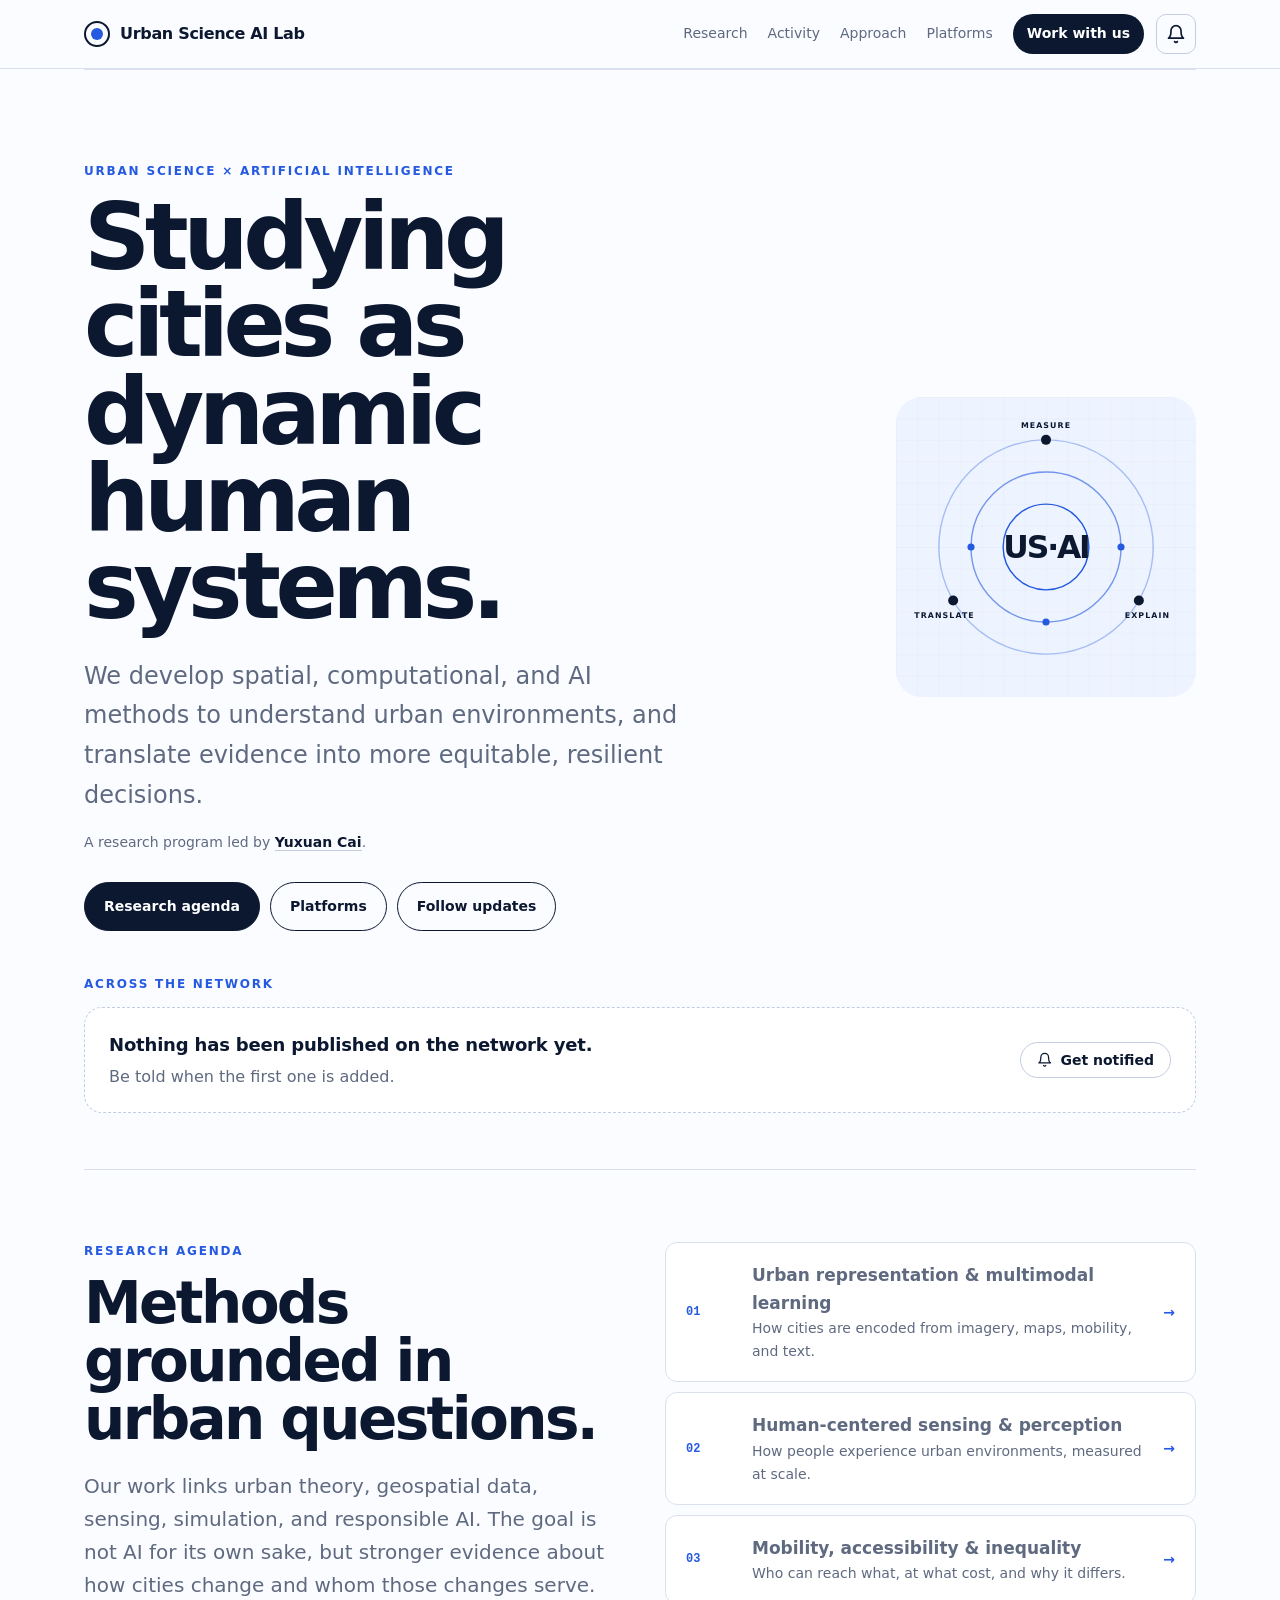
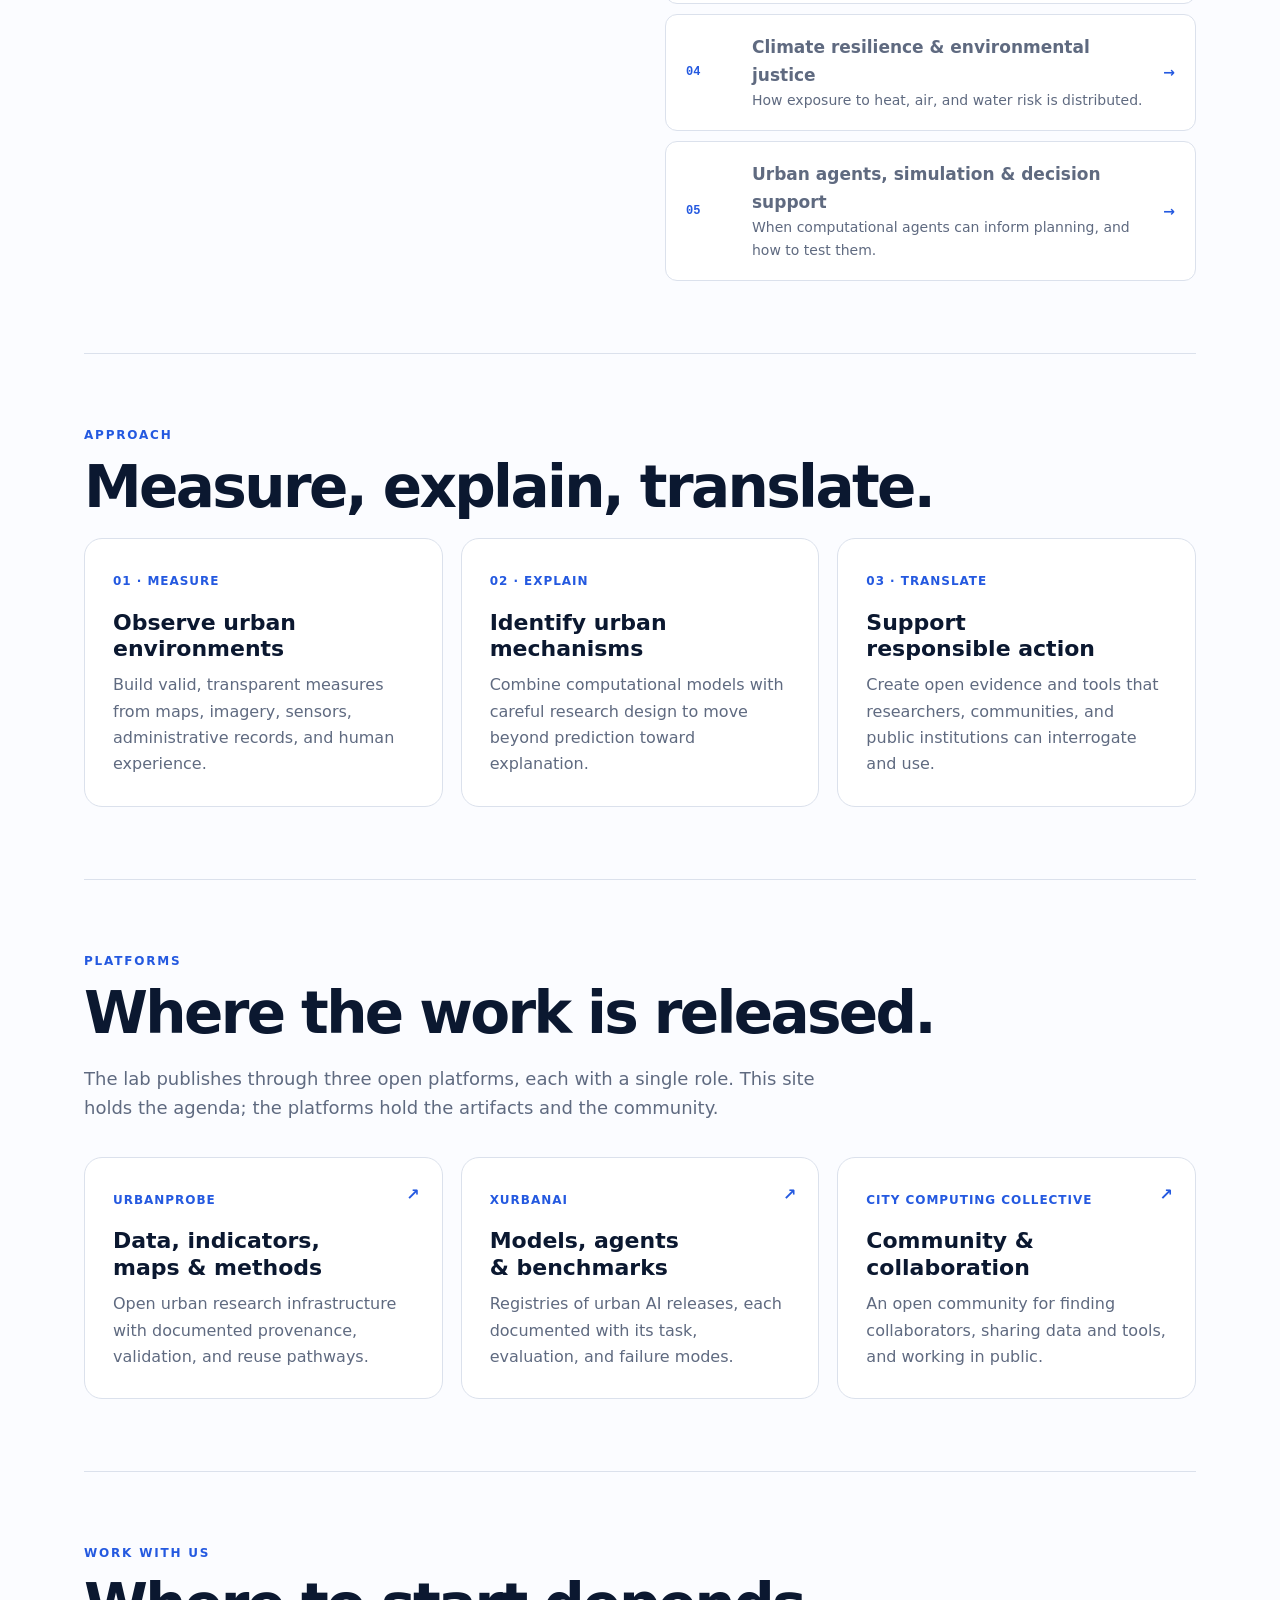
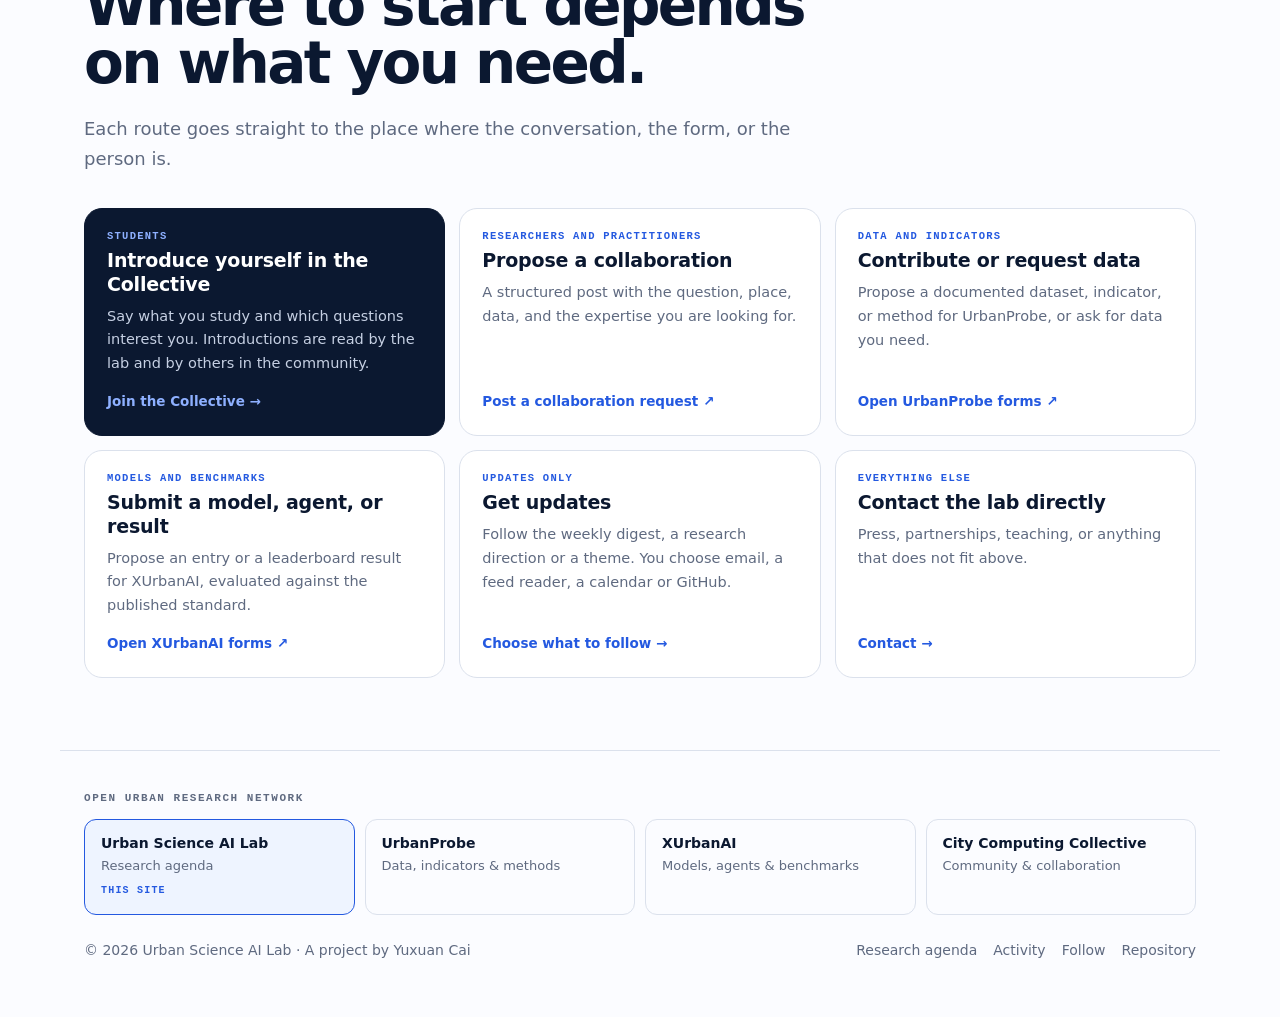
<file: index.html>
<!doctype html>
<html lang="en">
<head>
  <meta charset="utf-8">
  <meta name="viewport" content="width=device-width,initial-scale=1">
  <title>Urban Science AI Lab</title>
  <meta name="description" content="Urban Science AI Lab studies cities as dynamic human systems, developing spatial, computational, and AI methods and translating evidence into more equitable, resilient decisions.">
  <link rel="canonical" href="https://urbanscience.ai/">
  <meta name="theme-color" content="#0b1830">
  <meta property="og:type" content="website">
  <meta property="og:site_name" content="Urban Science AI Lab">
  <meta property="og:title" content="Urban Science AI Lab">
  <meta property="og:description" content="Studying cities as dynamic human systems with spatial, computational, and AI methods.">
  <meta property="og:url" content="https://urbanscience.ai/">
  <meta property="og:image" content="https://urbanscience.ai/assets/og.png">
  <meta property="og:image:width" content="1200">
  <meta property="og:image:height" content="630">
  <meta property="og:image:alt" content="Urban Science AI Lab: studying cities as dynamic human systems.">
  <meta name="twitter:card" content="summary_large_image">
  <link rel="icon" href="data:image/svg+xml,%3Csvg xmlns='http://www.w3.org/2000/svg' viewBox='0 0 64 64'%3E%3Crect width='64' height='64' rx='14' fill='%230b1830'/%3E%3Ccircle cx='32' cy='32' r='17' fill='none' stroke='%23fbfcff' stroke-width='4'/%3E%3Ccircle cx='32' cy='32' r='8' fill='%232459e0'/%3E%3C/svg%3E">
  <link rel="alternate" type="application/rss+xml" title="Urban Science AI Lab: everything in the network" href="https://urbanscience.ai/feeds/network.xml">
  <link rel="alternate" type="application/rss+xml" title="Urban Science AI Lab: weekly network digest" href="https://urbanscience.ai/feeds/digest.xml">
  <link rel="stylesheet" href="assets/follow.css">
  <link rel="stylesheet" href="assets/site.css">
  <noscript><style>[data-follow]{display:none!important}</style></noscript>
  <script type="application/ld+json">
{
    "@context": "https://schema.org",
    "@type": "ResearchProject",
    "name": "Urban Science AI Lab",
    "url": "https://urbanscience.ai/",
    "description": "A research program studying cities as dynamic human systems with spatial, computational, and AI methods.",
    "founder": {
      "@type": "Person",
      "name": "Yuxuan Cai",
      "url": "https://yuxuancai.com"
    },
    "subjectOf": [
      {
        "@type": "WebSite",
        "name": "UrbanProbe",
        "url": "https://urbanprobe.com/"
      },
      {
        "@type": "WebSite",
        "name": "XUrbanAI",
        "url": "https://xurbanai.com/"
      },
      {
        "@type": "WebSite",
        "name": "City Computing Collective",
        "url": "https://citycomputingcollective.com/"
      }
    ]
  }
  </script>
</head>
<body>
  <a class="skip" href="#main">Skip to content</a>
  <header>
    <div class="nav">
      <a class="brand" href="index.html" aria-current="page"><span class="brand-mark" aria-hidden="true"></span>Urban Science AI Lab</a>
      <nav id="site-nav" aria-label="Primary">
        <a href="research.html">Research</a>
        <a href="activity.html">Activity</a>
        <a href="#approach">Approach</a>
        <a href="#platforms">Platforms</a>
        <a class="cta" href="#contact">Work with us</a>
      </nav>
      <div class="nav-tools">
        <a class="nav-bell" href="follow.html" aria-label="Follow updates" title="Follow updates"><svg class="follow-icon" viewBox="0 0 24 24" width="20" height="20" fill="none" stroke="currentColor" stroke-width="2" stroke-linecap="round" stroke-linejoin="round" aria-hidden="true" focusable="false"><path d="M6 8a6 6 0 0 1 12 0c0 7 3 9 3 9H3s3-2 3-9"/><path d="M10.3 21a1.94 1.94 0 0 0 3.4 0"/></svg></a>
        <button class="nav-toggle" type="button" aria-label="Menu" aria-expanded="false" aria-controls="site-nav"><span></span><span></span><span></span></button>
      </div>
    </div>
  </header>

  <main id="main">
    <section class="hero">
      <div>
        <div class="label">Urban Science × Artificial Intelligence</div>
        <h1>Studying cities as dynamic human systems.</h1>
        <p class="lead">We develop spatial, computational, and AI methods to understand urban environments, and translate evidence into more equitable, resilient decisions.</p>
        <p class="byline">A research program led by <a href="https://yuxuancai.com">Yuxuan Cai</a>.</p>
        <div class="actions">
          <a class="button" href="research.html">Research agenda</a>
          <a class="button ghost" href="#platforms">Platforms</a>
          <a class="button ghost" href="follow.html">Follow updates</a>
        </div>
      </div>
      <div class="orbit" aria-hidden="true">
        <svg viewBox="0 0 420 420" xmlns="http://www.w3.org/2000/svg">
          <defs>
            <pattern id="g" width="30" height="30" patternUnits="userSpaceOnUse"><path d="M30 0H0V30" fill="none" stroke="#dbe1ec" stroke-width="1"/></pattern>
          </defs>
          <rect width="420" height="420" rx="36" fill="#eef4ff"/>
          <rect width="420" height="420" rx="36" fill="url(#g)" opacity=".7"/>
          <g fill="none" stroke="#2459e0" stroke-width="2">
            <circle cx="210" cy="210" r="150" opacity=".35"/>
            <circle cx="210" cy="210" r="105" opacity=".6"/>
            <circle cx="210" cy="210" r="60"/>
          </g>
          <g fill="#0b1830">
            <circle cx="210" cy="60" r="7"/><circle cx="340" cy="285" r="7"/><circle cx="80" cy="285" r="7"/>
          </g>
          <g fill="#2459e0"><circle cx="315" cy="210" r="5"/><circle cx="105" cy="210" r="5"/><circle cx="210" cy="315" r="5"/></g>
          <g font-family="Inter,system-ui,sans-serif" font-size="11" font-weight="800" letter-spacing="1.5" fill="#0b1830">
            <text x="210" y="44" text-anchor="middle">MEASURE</text>
            <text x="352" y="310" text-anchor="middle">EXPLAIN</text>
            <text x="68" y="310" text-anchor="middle">TRANSLATE</text>
          </g>
          <text x="210" y="226" text-anchor="middle" font-family="Inter,system-ui,sans-serif" font-size="44" font-weight="900" letter-spacing="-3" fill="#0b1830">US·AI</text>
        </svg>
      </div>
    </section>

    <div class="net-stats" data-network-stats>
      <p class="label">Across the network</p>
      <div class="net-stat-row" data-slot="cells" hidden></div>
      <p class="net-follow" data-slot="follow" hidden><button type="button" class="follow-btn" data-follow data-follow-title="Everything in the network" data-follow-what="Every new discussion and release from the three sites." data-follow-feed="feeds/network.xml" aria-label="Follow the network"><svg class="follow-icon" viewBox="0 0 24 24" width="18" height="18" fill="none" stroke="currentColor" stroke-width="2" stroke-linecap="round" stroke-linejoin="round" aria-hidden="true" focusable="false"><path d="M6 8a6 6 0 0 1 12 0c0 7 3 9 3 9H3s3-2 3-9"/><path d="M10.3 21a1.94 1.94 0 0 0 3.4 0"/></svg><span>Follow the network</span></button> <a href="activity.html">See all activity</a></p>
      <div class="empty-state" data-slot="empty">
        <div><strong>Nothing has been published on the network yet.</strong><p>Be told when the first one is added.</p></div>
        <button type="button" class="follow-btn" data-follow data-follow-title="Everything in the network" data-follow-what="Every new discussion and release from the three sites." data-follow-feed="feeds/network.xml" aria-label="Get notified"><svg class="follow-icon" viewBox="0 0 24 24" width="18" height="18" fill="none" stroke="currentColor" stroke-width="2" stroke-linecap="round" stroke-linejoin="round" aria-hidden="true" focusable="false"><path d="M6 8a6 6 0 0 1 12 0c0 7 3 9 3 9H3s3-2 3-9"/><path d="M10.3 21a1.94 1.94 0 0 0 3.4 0"/></svg><span>Get notified</span></button>
        <noscript><a href="follow.html">See all ways to follow</a></noscript>
      </div>
    </div>

    <section id="agenda">
      <div class="split">
        <div>
          <div class="label">Research agenda</div>
          <h2>Methods grounded in urban questions.</h2>
          <p>Our work links urban theory, geospatial data, sensing, simulation, and responsible AI. The goal is not AI for its own sake, but stronger evidence about how cities change and whom those changes serve.</p>
        </div>
        <div class="agenda">
          <a class="direction" href="research.html#representation"><span class="num">01</span><span><strong>Urban representation &amp; multimodal learning</strong><span>How cities are encoded from imagery, maps, mobility, and text.</span></span><span class="more" aria-hidden="true">→</span></a>
          <a class="direction" href="research.html#perception"><span class="num">02</span><span><strong>Human-centered sensing &amp; perception</strong><span>How people experience urban environments, measured at scale.</span></span><span class="more" aria-hidden="true">→</span></a>
          <a class="direction" href="research.html#mobility"><span class="num">03</span><span><strong>Mobility, accessibility &amp; inequality</strong><span>Who can reach what, at what cost, and why it differs.</span></span><span class="more" aria-hidden="true">→</span></a>
          <a class="direction" href="research.html#climate"><span class="num">04</span><span><strong>Climate resilience &amp; environmental justice</strong><span>How exposure to heat, air, and water risk is distributed.</span></span><span class="more" aria-hidden="true">→</span></a>
          <a class="direction" href="research.html#agents"><span class="num">05</span><span><strong>Urban agents, simulation &amp; decision support</strong><span>When computational agents can inform planning, and how to test them.</span></span><span class="more" aria-hidden="true">→</span></a>
        </div>
      </div>
    </section>

    <section id="approach">
      <div class="label">Approach</div>
      <h2>Measure, explain, translate.</h2>
      <div class="grid">
        <article class="card"><span class="tag">01 · MEASURE</span><h3>Observe urban environments</h3><p>Build valid, transparent measures from maps, imagery, sensors, administrative records, and human experience.</p></article>
        <article class="card"><span class="tag">02 · EXPLAIN</span><h3>Identify urban mechanisms</h3><p>Combine computational models with careful research design to move beyond prediction toward explanation.</p></article>
        <article class="card"><span class="tag">03 · TRANSLATE</span><h3>Support responsible action</h3><p>Create open evidence and tools that researchers, communities, and public institutions can interrogate and use.</p></article>
      </div>
    </section>

    <section id="platforms">
      <div class="label">Platforms</div>
      <h2>Where the work is released.</h2>
      <p class="intro">The lab publishes through three open platforms, each with a single role. This site holds the agenda; the platforms hold the artifacts and the community.</p>
      <div class="grid">
        <a class="card" href="https://urbanprobe.com"><span class="tag">URBANPROBE</span><span class="more" aria-hidden="true">↗</span><h3>Data, indicators, maps &amp; methods</h3><p>Open urban research infrastructure with documented provenance, validation, and reuse pathways.</p></a>
        <a class="card" href="https://xurbanai.com"><span class="tag">XURBANAI</span><span class="more" aria-hidden="true">↗</span><h3>Models, agents &amp; benchmarks</h3><p>Registries of urban AI releases, each documented with its task, evaluation, and failure modes.</p></a>
        <a class="card" href="https://citycomputingcollective.com"><span class="tag">CITY COMPUTING COLLECTIVE</span><span class="more" aria-hidden="true">↗</span><h3>Community &amp; collaboration</h3><p>An open community for finding collaborators, sharing data and tools, and working in public.</p></a>
      </div>
    </section>

    <section id="contact">
      <div class="label">Work with us</div>
      <h2>Where to start depends on what you need.</h2>
      <p class="intro">Each route goes straight to the place where the conversation, the form, or the person is.</p>
      <div class="router">
        <a class="route" href="https://citycomputingcollective.com/join.html"><span class="route-kind">Students</span><strong>Introduce yourself in the Collective</strong><span>Say what you study and which questions interest you. Introductions are read by the lab and by others in the community.</span><span class="route-go">Join the Collective →</span></a>
        <a class="route" href="https://github.com/citycomputingcollective/citycomputingcollective.github.io/discussions/new?category=find-collaborators"><span class="route-kind">Researchers and practitioners</span><strong>Propose a collaboration</strong><span>A structured post with the question, place, data, and the expertise you are looking for.</span><span class="route-go">Post a collaboration request ↗</span></a>
        <a class="route" href="https://github.com/Hamsterradcc/urbanprobe.com/issues/new/choose"><span class="route-kind">Data and indicators</span><strong>Contribute or request data</strong><span>Propose a documented dataset, indicator, or method for UrbanProbe, or ask for data you need.</span><span class="route-go">Open UrbanProbe forms ↗</span></a>
        <a class="route" href="https://github.com/Hamsterradcc/xurbanai.com/issues/new/choose"><span class="route-kind">Models and benchmarks</span><strong>Submit a model, agent, or result</strong><span>Propose an entry or a leaderboard result for XUrbanAI, evaluated against the published standard.</span><span class="route-go">Open XUrbanAI forms ↗</span></a>
        <a class="route" href="follow.html"><span class="route-kind">Updates only</span><strong>Get updates</strong><span>Follow the weekly digest, a research direction or a theme. You choose email, a feed reader, a calendar or GitHub.</span><span class="route-go">Choose what to follow →</span></a>
        <a class="route" href="https://yuxuancai.com"><span class="route-kind">Everything else</span><strong>Contact the lab directly</strong><span>Press, partnerships, teaching, or anything that does not fit above.</span><span class="route-go">Contact →</span></a>
      </div>
    </section>
  </main>

  <footer>
    <p class="network-title" id="network-title">Open urban research network</p>
    <ul class="network" aria-labelledby="network-title">
        <li><div class="here"><strong>Urban Science AI Lab</strong><span>Research agenda</span><small>This site</small></div></li>
        <li><a href="https://urbanprobe.com"><strong>UrbanProbe</strong><span>Data, indicators &amp; methods</span></a></li>
        <li><a href="https://xurbanai.com"><strong>XUrbanAI</strong><span>Models, agents &amp; benchmarks</span></a></li>
        <li><a href="https://citycomputingcollective.com"><strong>City Computing Collective</strong><span>Community &amp; collaboration</span></a></li>
    </ul>
    <div class="footer-base">
      <span>&copy; 2026 Urban Science AI Lab &middot; A project by <a href="https://yuxuancai.com">Yuxuan Cai</a></span>
      <div class="links"><a href="research.html">Research agenda</a><a href="activity.html">Activity</a><a href="follow.html">Follow</a><a href="https://github.com/Hamsterradcc/urbanscience.ai">Repository</a></div>
    </div>
  </footer>
  <script src="assets/follow.js"></script>
  <script src="assets/site.js"></script>
  <script src="assets/network.js"></script>
</body>
</html>
</file>
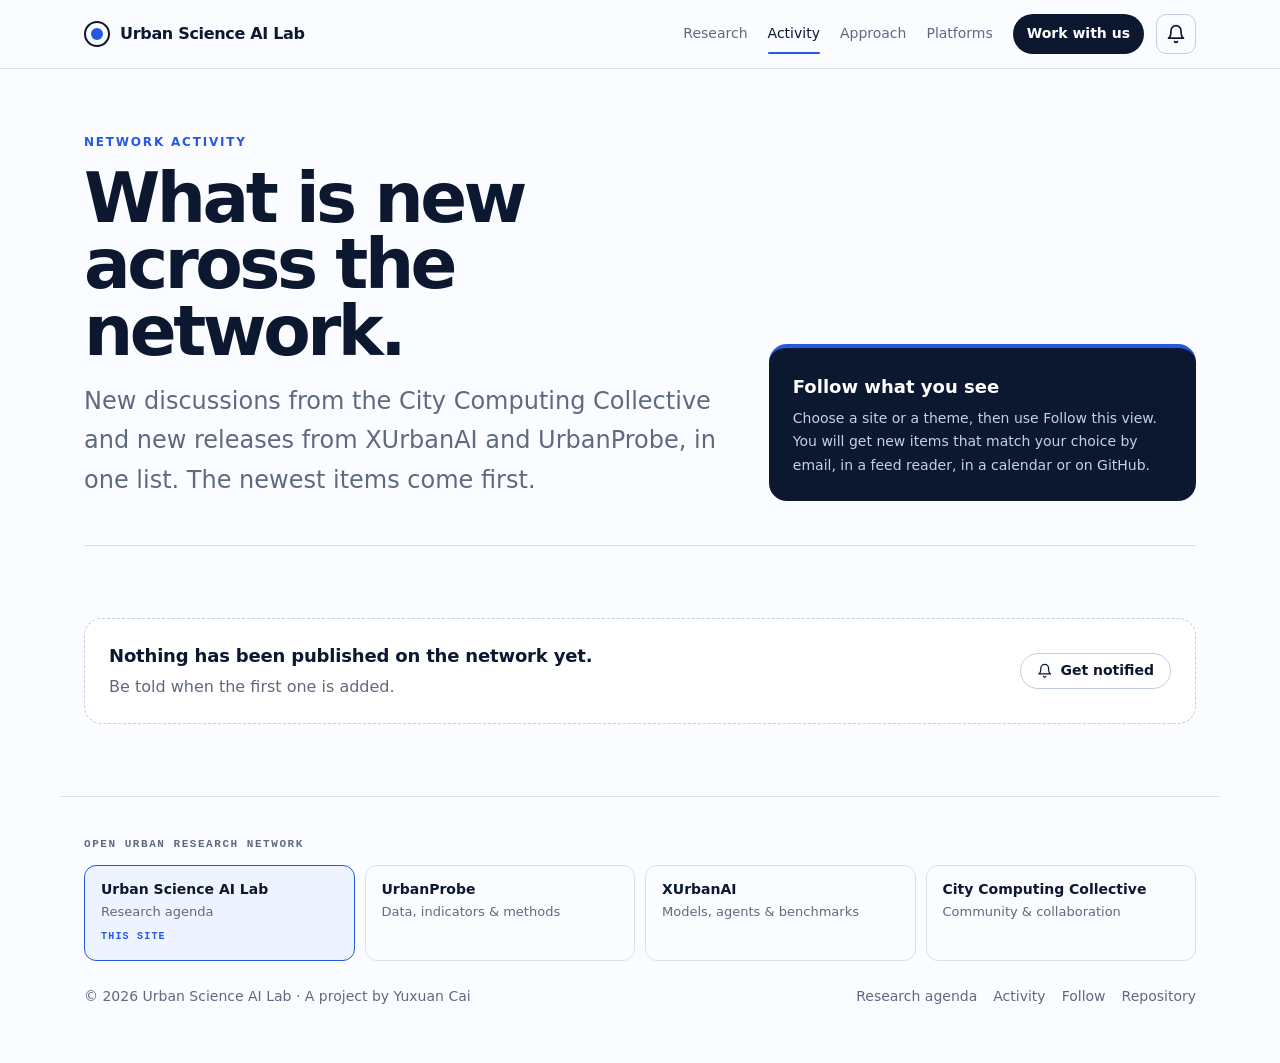
<file: activity.html>
<!doctype html>
<html lang="en">
<head>
  <meta charset="utf-8">
  <meta name="viewport" content="width=device-width,initial-scale=1">
  <title>Network activity — Urban Science AI Lab</title>
  <meta name="description" content="New discussions and releases across the City Computing Collective, XUrbanAI and UrbanProbe, in one list that you can filter and follow.">
  <link rel="canonical" href="https://urbanscience.ai/activity.html">
  <meta name="theme-color" content="#0b1830">
  <meta property="og:type" content="website">
  <meta property="og:site_name" content="Urban Science AI Lab">
  <meta property="og:title" content="Network activity — Urban Science AI Lab">
  <meta property="og:description" content="New discussions and releases across the three sites, with filters and follow options.">
  <meta property="og:url" content="https://urbanscience.ai/activity.html">
  <meta property="og:image" content="https://urbanscience.ai/assets/og.png">
  <meta property="og:image:width" content="1200">
  <meta property="og:image:height" content="630">
  <meta property="og:image:alt" content="Urban Science AI Lab: studying cities as dynamic human systems.">
  <meta name="twitter:card" content="summary_large_image">
  <meta name="twitter:title" content="Network activity — Urban Science AI Lab">
  <meta name="twitter:description" content="New discussions and releases across the three sites, with filters and follow options.">
  <link rel="icon" href="data:image/svg+xml,%3Csvg xmlns='http://www.w3.org/2000/svg' viewBox='0 0 64 64'%3E%3Crect width='64' height='64' rx='14' fill='%230b1830'/%3E%3Ccircle cx='32' cy='32' r='17' fill='none' stroke='%23fbfcff' stroke-width='4'/%3E%3Ccircle cx='32' cy='32' r='8' fill='%232459e0'/%3E%3C/svg%3E">
  <link rel="alternate" type="application/rss+xml" title="Urban Science AI Lab: everything in the network" href="https://urbanscience.ai/feeds/network.xml">
  <link rel="alternate" type="application/rss+xml" title="Urban Science AI Lab: weekly network digest" href="https://urbanscience.ai/feeds/digest.xml">
  <link rel="stylesheet" href="assets/follow.css">
  <link rel="stylesheet" href="assets/site.css">
  <noscript><style>[data-follow],#act-loading{display:none!important}</style></noscript>
</head>
<body>
  <a class="skip" href="#main">Skip to content</a>
  <header>
    <div class="nav">
      <a class="brand" href="index.html"><span class="brand-mark" aria-hidden="true"></span>Urban Science AI Lab</a>
      <nav id="site-nav" aria-label="Primary">
        <a href="research.html">Research</a>
        <a href="activity.html" aria-current="page">Activity</a>
        <a href="index.html#approach">Approach</a>
        <a href="index.html#platforms">Platforms</a>
        <a class="cta" href="index.html#contact">Work with us</a>
      </nav>
      <div class="nav-tools">
        <a class="nav-bell" href="follow.html" aria-label="Follow updates" title="Follow updates"><svg class="follow-icon" viewBox="0 0 24 24" width="20" height="20" fill="none" stroke="currentColor" stroke-width="2" stroke-linecap="round" stroke-linejoin="round" aria-hidden="true" focusable="false"><path d="M6 8a6 6 0 0 1 12 0c0 7 3 9 3 9H3s3-2 3-9"/><path d="M10.3 21a1.94 1.94 0 0 0 3.4 0"/></svg></a>
        <button class="nav-toggle" type="button" aria-label="Menu" aria-expanded="false" aria-controls="site-nav"><span></span><span></span><span></span></button>
      </div>
    </div>
  </header>

  <main id="main">
    <div class="page-hero">
      <div>
        <div class="label">Network activity</div>
        <h1>What is new across the network.</h1>
        <p class="lead">New discussions from the City Computing Collective and new releases from XUrbanAI and UrbanProbe, in one list. The newest items come first.</p>
      </div>
      <aside class="note">
        <strong>Follow what you see</strong>
        <p>Choose a site or a theme, then use Follow this view. You will get new items that match your choice by email, in a feed reader, in a calendar or on GitHub.</p>
      </aside>
    </div>

    <section id="activity" aria-labelledby="act-h">
      <h2 class="sr-only" id="act-h">Activity list</h2>
      <p id="act-loading">Loading activity...</p>
      <noscript><p>The list needs JavaScript. You can follow the same items in a feed reader: <a href="feeds/network.xml">feeds/network.xml</a>. Or see <a href="follow.html">all ways to follow</a>.</p></noscript>
      <div id="act-filters" hidden>
        <div class="chips" role="group" aria-label="Filter by site">
          <button type="button" class="chip" data-chip="source" data-value="" aria-pressed="true">All sites</button>
          <button type="button" class="chip" data-chip="source" data-value="ccc" aria-pressed="false">Collective</button>
          <button type="button" class="chip" data-chip="source" data-value="xurbanai" aria-pressed="false">XUrbanAI</button>
          <button type="button" class="chip" data-chip="source" data-value="urbanprobe" aria-pressed="false">UrbanProbe</button>
        </div>
        <div class="chips" role="group" aria-label="Filter by theme">
          <button type="button" class="chip" data-chip="theme" data-value="" aria-pressed="true">All themes</button>
          <button type="button" class="chip" data-chip="theme" data-value="mobility" aria-pressed="false">Mobility &amp; Transportation</button>
          <button type="button" class="chip" data-chip="theme" data-value="built-environment" aria-pressed="false">Built Environment &amp; Land Use</button>
          <button type="button" class="chip" data-chip="theme" data-value="housing" aria-pressed="false">Housing &amp; Urban Economics</button>
          <button type="button" class="chip" data-chip="theme" data-value="climate" aria-pressed="false">Climate, Energy &amp; Resilience</button>
          <button type="button" class="chip" data-chip="theme" data-value="health-equity" aria-pressed="false">Health, Equity &amp; Accessibility</button>
          <button type="button" class="chip" data-chip="theme" data-value="sensing" aria-pressed="false">Urban Sensing &amp; Spatial Data</button>
          <button type="button" class="chip" data-chip="theme" data-value="governance" aria-pressed="false">Governance &amp; Participation</button>
          <button type="button" class="chip" data-chip="theme" data-value="urban-ai" aria-pressed="false">Urban AI &amp; Simulation</button>
        </div>
        <p class="act-direction" id="act-direction" hidden>Showing research direction: <strong></strong> <button type="button" class="chip" data-clear-direction>Remove direction filter</button></p>
      </div>
      <div class="act-bar" id="act-follow-wrap">
        <p class="act-count" id="act-meta"></p>
        <button type="button" class="follow-btn" id="act-follow" data-follow data-follow-title="Everything in the network" data-follow-what="Every new discussion and release from the three sites." data-follow-feed="feeds/network.xml" aria-label="Follow this view"><svg class="follow-icon" viewBox="0 0 24 24" width="18" height="18" fill="none" stroke="currentColor" stroke-width="2" stroke-linecap="round" stroke-linejoin="round" aria-hidden="true" focusable="false"><path d="M6 8a6 6 0 0 1 12 0c0 7 3 9 3 9H3s3-2 3-9"/><path d="M10.3 21a1.94 1.94 0 0 0 3.4 0"/></svg><span>Follow this view</span></button>
      </div>
      <ul class="act-list" id="act-list" hidden></ul>
      <p><button type="button" class="button ghost" id="act-more" hidden>Show more</button></p>
      <div class="empty-state" id="act-empty-filter" hidden>
        <div><strong>No items match these filters.</strong><p>Remove a filter to see more.</p></div>
        <button type="button" class="button ghost" data-clear>Clear filters</button>
      </div>
      <div class="empty-state" id="act-empty-all" hidden>
        <div><strong>Nothing has been published on the network yet.</strong><p>Be told when the first one is added.</p></div>
        <button type="button" class="follow-btn" data-follow data-follow-title="Everything in the network" data-follow-what="Every new discussion and release from the three sites." data-follow-feed="feeds/network.xml" aria-label="Get notified"><svg class="follow-icon" viewBox="0 0 24 24" width="18" height="18" fill="none" stroke="currentColor" stroke-width="2" stroke-linecap="round" stroke-linejoin="round" aria-hidden="true" focusable="false"><path d="M6 8a6 6 0 0 1 12 0c0 7 3 9 3 9H3s3-2 3-9"/><path d="M10.3 21a1.94 1.94 0 0 0 3.4 0"/></svg><span>Get notified</span></button>
      </div>
      <p class="sr-only" id="act-status" role="status" aria-live="polite"></p>
    </section>
  </main>

  <footer>
    <p class="network-title" id="network-title">Open urban research network</p>
    <ul class="network" aria-labelledby="network-title">
        <li><div class="here"><strong>Urban Science AI Lab</strong><span>Research agenda</span><small>This site</small></div></li>
        <li><a href="https://urbanprobe.com"><strong>UrbanProbe</strong><span>Data, indicators &amp; methods</span></a></li>
        <li><a href="https://xurbanai.com"><strong>XUrbanAI</strong><span>Models, agents &amp; benchmarks</span></a></li>
        <li><a href="https://citycomputingcollective.com"><strong>City Computing Collective</strong><span>Community &amp; collaboration</span></a></li>
    </ul>
    <div class="footer-base">
      <span>&copy; 2026 Urban Science AI Lab &middot; A project by <a href="https://yuxuancai.com">Yuxuan Cai</a></span>
      <div class="links"><a href="research.html">Research agenda</a><a href="activity.html">Activity</a><a href="follow.html">Follow</a><a href="https://github.com/Hamsterradcc/urbanscience.ai">Repository</a></div>
    </div>
  </footer>
  <script src="assets/follow.js"></script>
  <script src="assets/site.js"></script>
  <script src="assets/network.js"></script>
  <script src="assets/activity.js"></script>
</body>
</html>
</file>
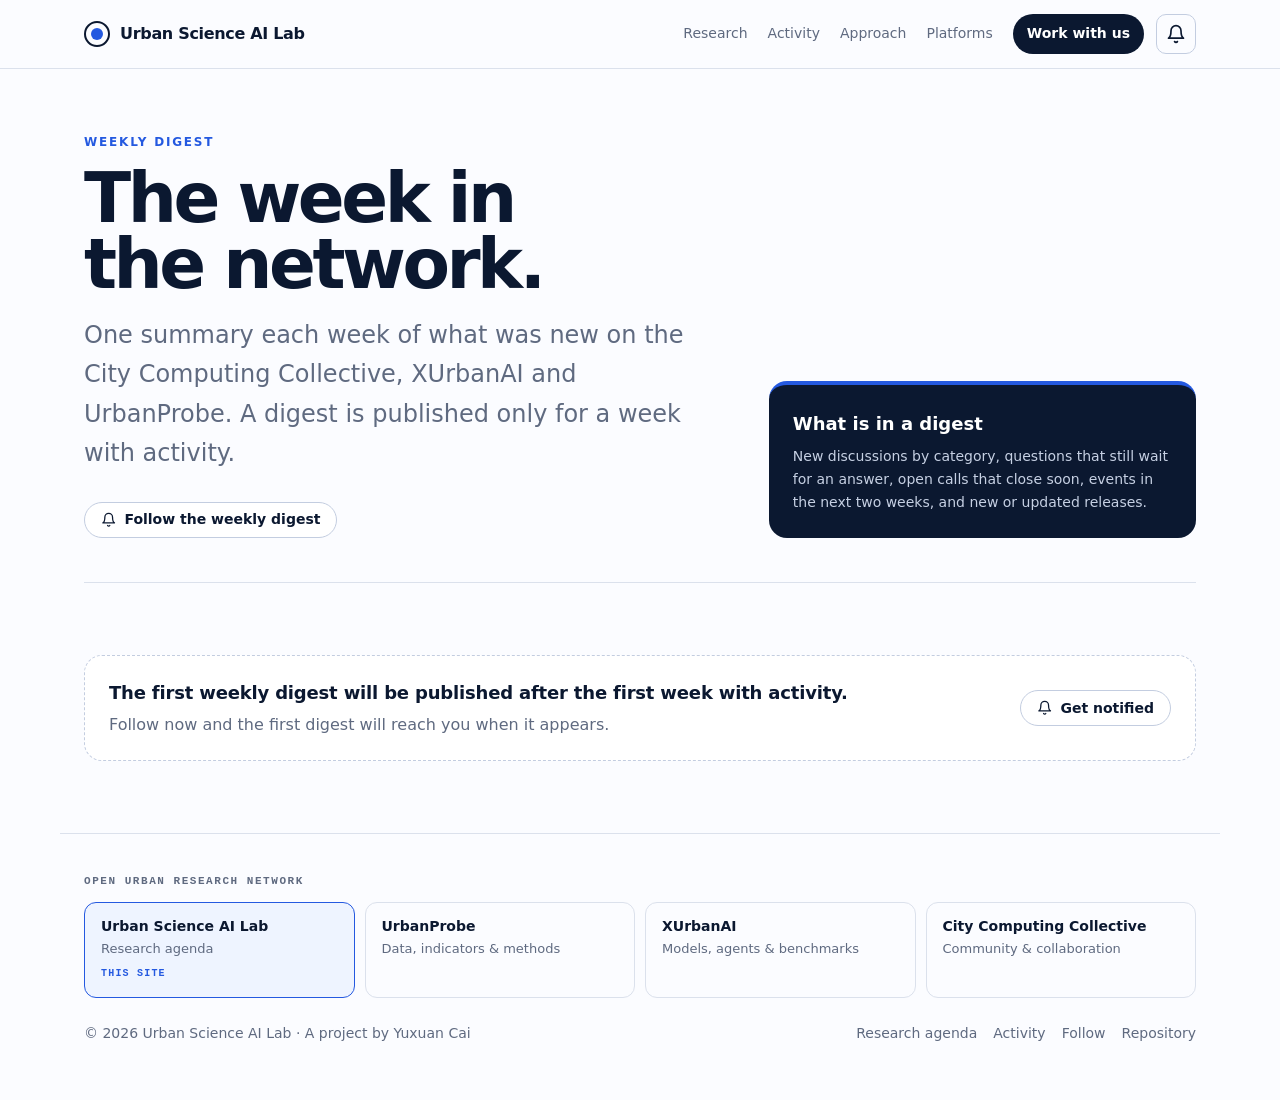
<file: digest.html>
<!doctype html>
<html lang="en">
<head>
  <meta charset="utf-8">
  <meta name="viewport" content="width=device-width,initial-scale=1">
  <title>Weekly digest — Urban Science AI Lab</title>
  <meta name="description" content="A weekly summary of new discussions, open calls, events and releases across the City Computing Collective, XUrbanAI and UrbanProbe.">
  <link rel="canonical" href="https://urbanscience.ai/digest.html">
  <meta name="theme-color" content="#0b1830">
  <meta property="og:type" content="website">
  <meta property="og:site_name" content="Urban Science AI Lab">
  <meta property="og:title" content="Weekly digest — Urban Science AI Lab">
  <meta property="og:description" content="One summary each week of what was new across the network.">
  <meta property="og:url" content="https://urbanscience.ai/digest.html">
  <meta property="og:image" content="https://urbanscience.ai/assets/og.png">
  <meta property="og:image:width" content="1200">
  <meta property="og:image:height" content="630">
  <meta property="og:image:alt" content="Urban Science AI Lab: studying cities as dynamic human systems.">
  <meta name="twitter:card" content="summary_large_image">
  <meta name="twitter:title" content="Weekly digest — Urban Science AI Lab">
  <meta name="twitter:description" content="One summary each week of what was new across the network.">
  <link rel="icon" href="data:image/svg+xml,%3Csvg xmlns='http://www.w3.org/2000/svg' viewBox='0 0 64 64'%3E%3Crect width='64' height='64' rx='14' fill='%230b1830'/%3E%3Ccircle cx='32' cy='32' r='17' fill='none' stroke='%23fbfcff' stroke-width='4'/%3E%3Ccircle cx='32' cy='32' r='8' fill='%232459e0'/%3E%3C/svg%3E">
  <link rel="alternate" type="application/rss+xml" title="Urban Science AI Lab: everything in the network" href="https://urbanscience.ai/feeds/network.xml">
  <link rel="alternate" type="application/rss+xml" title="Urban Science AI Lab: weekly network digest" href="https://urbanscience.ai/feeds/digest.xml">
  <link rel="stylesheet" href="assets/follow.css">
  <link rel="stylesheet" href="assets/site.css">
  <noscript><style>[data-follow],#dg-loading{display:none!important}</style></noscript>
</head>
<body>
  <a class="skip" href="#main">Skip to content</a>
  <header>
    <div class="nav">
      <a class="brand" href="index.html"><span class="brand-mark" aria-hidden="true"></span>Urban Science AI Lab</a>
      <nav id="site-nav" aria-label="Primary">
        <a href="research.html">Research</a>
        <a href="activity.html">Activity</a>
        <a href="index.html#approach">Approach</a>
        <a href="index.html#platforms">Platforms</a>
        <a class="cta" href="index.html#contact">Work with us</a>
      </nav>
      <div class="nav-tools">
        <a class="nav-bell" href="follow.html" aria-label="Follow updates" title="Follow updates"><svg class="follow-icon" viewBox="0 0 24 24" width="20" height="20" fill="none" stroke="currentColor" stroke-width="2" stroke-linecap="round" stroke-linejoin="round" aria-hidden="true" focusable="false"><path d="M6 8a6 6 0 0 1 12 0c0 7 3 9 3 9H3s3-2 3-9"/><path d="M10.3 21a1.94 1.94 0 0 0 3.4 0"/></svg></a>
        <button class="nav-toggle" type="button" aria-label="Menu" aria-expanded="false" aria-controls="site-nav"><span></span><span></span><span></span></button>
      </div>
    </div>
  </header>

  <main id="main">
    <div class="page-hero">
      <div>
        <div class="label">Weekly digest</div>
        <h1>The week in the network.</h1>
        <p class="lead">One summary each week of what was new on the City Computing Collective, XUrbanAI and UrbanProbe. A digest is published only for a week with activity.</p>
        <div class="actions"><button type="button" class="follow-btn" data-follow data-follow-title="Weekly network digest" data-follow-what="One summary each week with activity across the network." data-follow-feed="feeds/digest.xml" data-follow-newsletter="true" aria-label="Follow the weekly digest"><svg class="follow-icon" viewBox="0 0 24 24" width="18" height="18" fill="none" stroke="currentColor" stroke-width="2" stroke-linecap="round" stroke-linejoin="round" aria-hidden="true" focusable="false"><path d="M6 8a6 6 0 0 1 12 0c0 7 3 9 3 9H3s3-2 3-9"/><path d="M10.3 21a1.94 1.94 0 0 0 3.4 0"/></svg><span>Follow the weekly digest</span></button></div>
      </div>
      <aside class="note">
        <strong>What is in a digest</strong>
        <p>New discussions by category, questions that still wait for an answer, open calls that close soon, events in the next two weeks, and new or updated releases.</p>
      </aside>
    </div>

    <section id="digest" aria-labelledby="dg-h">
      <h2 class="sr-only" id="dg-h">Digest</h2>
      <p id="dg-loading">Loading digest...</p>
      <noscript><p>The digest needs JavaScript. You can follow it in a feed reader: <a href="feeds/digest.xml">feeds/digest.xml</a>. Or see <a href="follow.html">all ways to follow</a>.</p></noscript>
      <div class="empty-state" id="dg-empty" hidden>
        <div><strong>The first weekly digest will be published after the first week with activity.</strong><p>Follow now and the first digest will reach you when it appears.</p></div>
        <button type="button" class="follow-btn" data-follow data-follow-title="Weekly network digest" data-follow-what="One summary each week with activity across the network." data-follow-feed="feeds/digest.xml" data-follow-newsletter="true" aria-label="Get notified"><svg class="follow-icon" viewBox="0 0 24 24" width="18" height="18" fill="none" stroke="currentColor" stroke-width="2" stroke-linecap="round" stroke-linejoin="round" aria-hidden="true" focusable="false"><path d="M6 8a6 6 0 0 1 12 0c0 7 3 9 3 9H3s3-2 3-9"/><path d="M10.3 21a1.94 1.94 0 0 0 3.4 0"/></svg><span>Get notified</span></button>
      </div>
      <div class="dg-layout" id="dg-content" hidden>
        <article id="dg-body" aria-live="polite"></article>
        <aside class="dg-archive" aria-labelledby="dg-archive-h">
          <h3 id="dg-archive-h">Earlier digests</h3>
          <p id="dg-note" hidden>That week has no digest, so the latest one is shown.</p>
          <ul id="dg-archive-list"></ul>
        </aside>
      </div>
    </section>
  </main>

  <footer>
    <p class="network-title" id="network-title">Open urban research network</p>
    <ul class="network" aria-labelledby="network-title">
        <li><div class="here"><strong>Urban Science AI Lab</strong><span>Research agenda</span><small>This site</small></div></li>
        <li><a href="https://urbanprobe.com"><strong>UrbanProbe</strong><span>Data, indicators &amp; methods</span></a></li>
        <li><a href="https://xurbanai.com"><strong>XUrbanAI</strong><span>Models, agents &amp; benchmarks</span></a></li>
        <li><a href="https://citycomputingcollective.com"><strong>City Computing Collective</strong><span>Community &amp; collaboration</span></a></li>
    </ul>
    <div class="footer-base">
      <span>&copy; 2026 Urban Science AI Lab &middot; A project by <a href="https://yuxuancai.com">Yuxuan Cai</a></span>
      <div class="links"><a href="research.html">Research agenda</a><a href="activity.html">Activity</a><a href="follow.html">Follow</a><a href="https://github.com/Hamsterradcc/urbanscience.ai">Repository</a></div>
    </div>
  </footer>
  <script src="assets/follow.js"></script>
  <script src="assets/site.js"></script>
  <script src="assets/network.js"></script>
  <script src="assets/digest.js"></script>
</body>
</html>
</file>
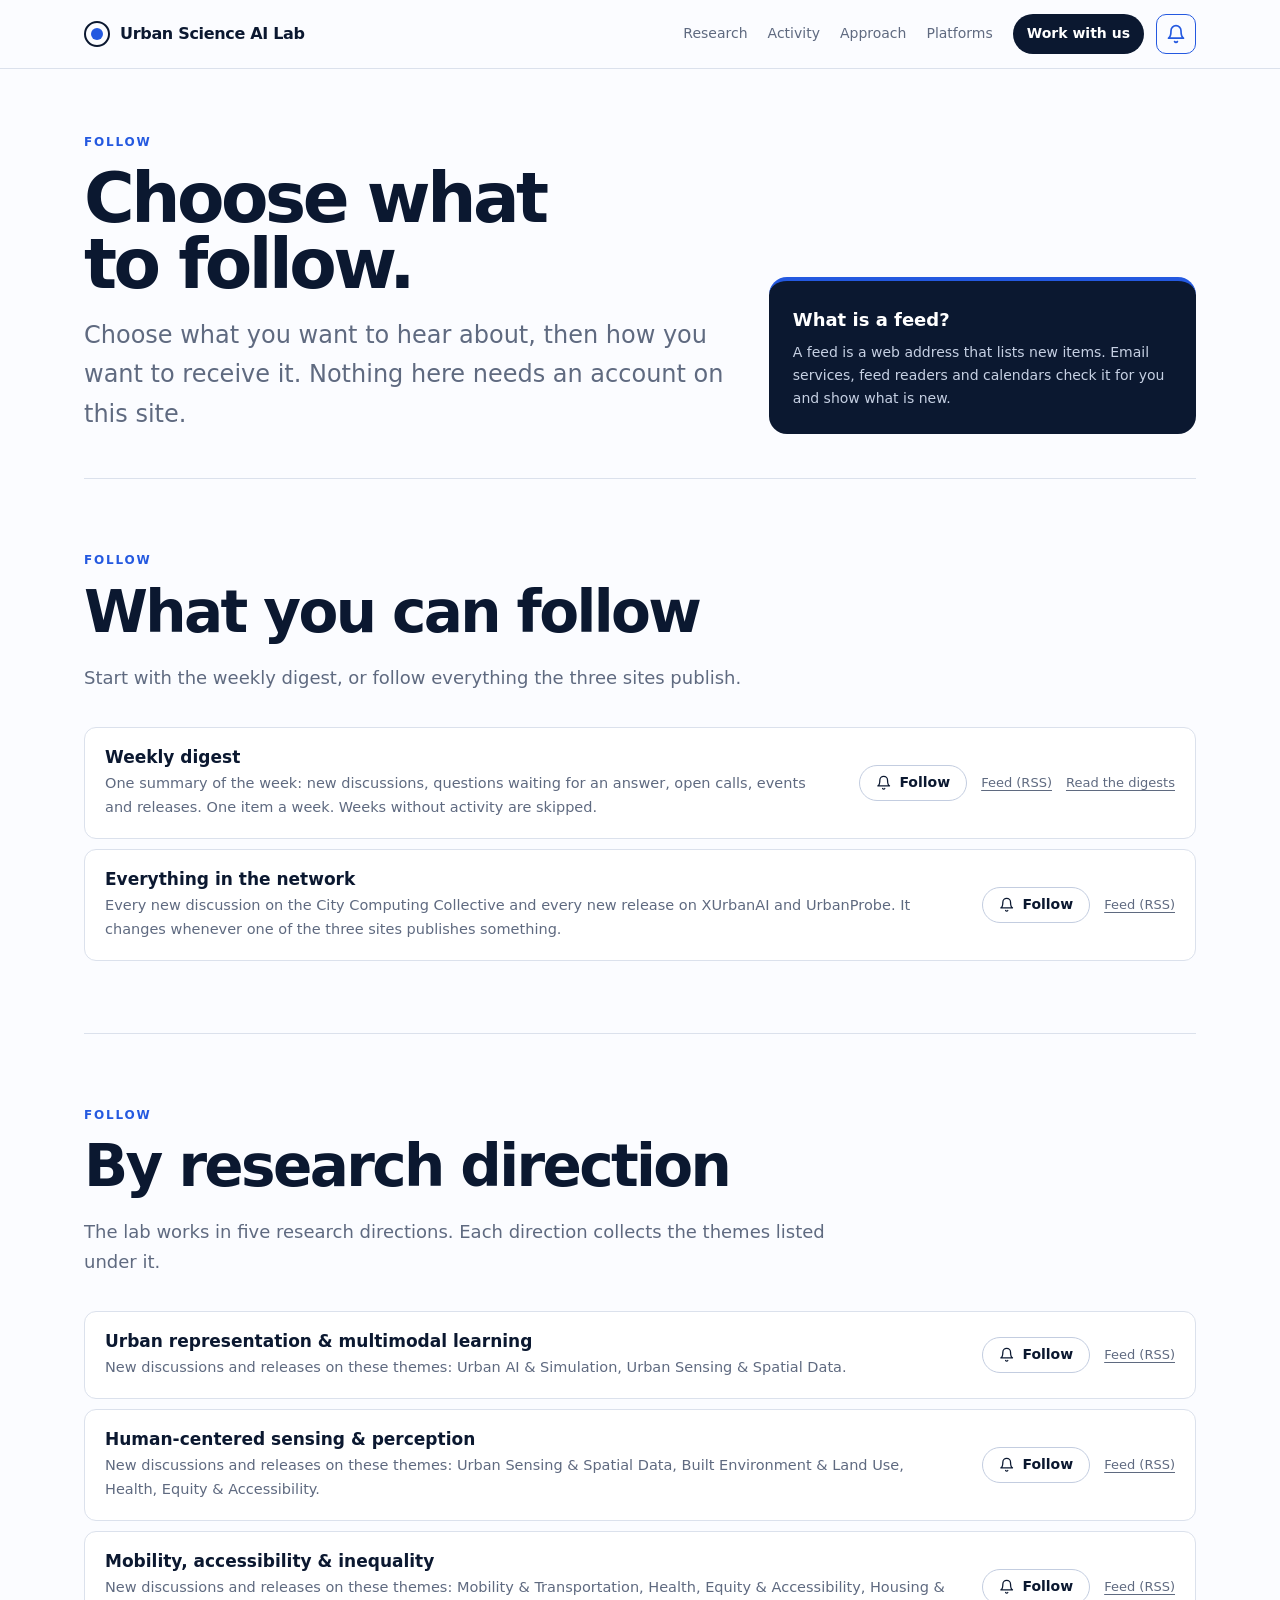
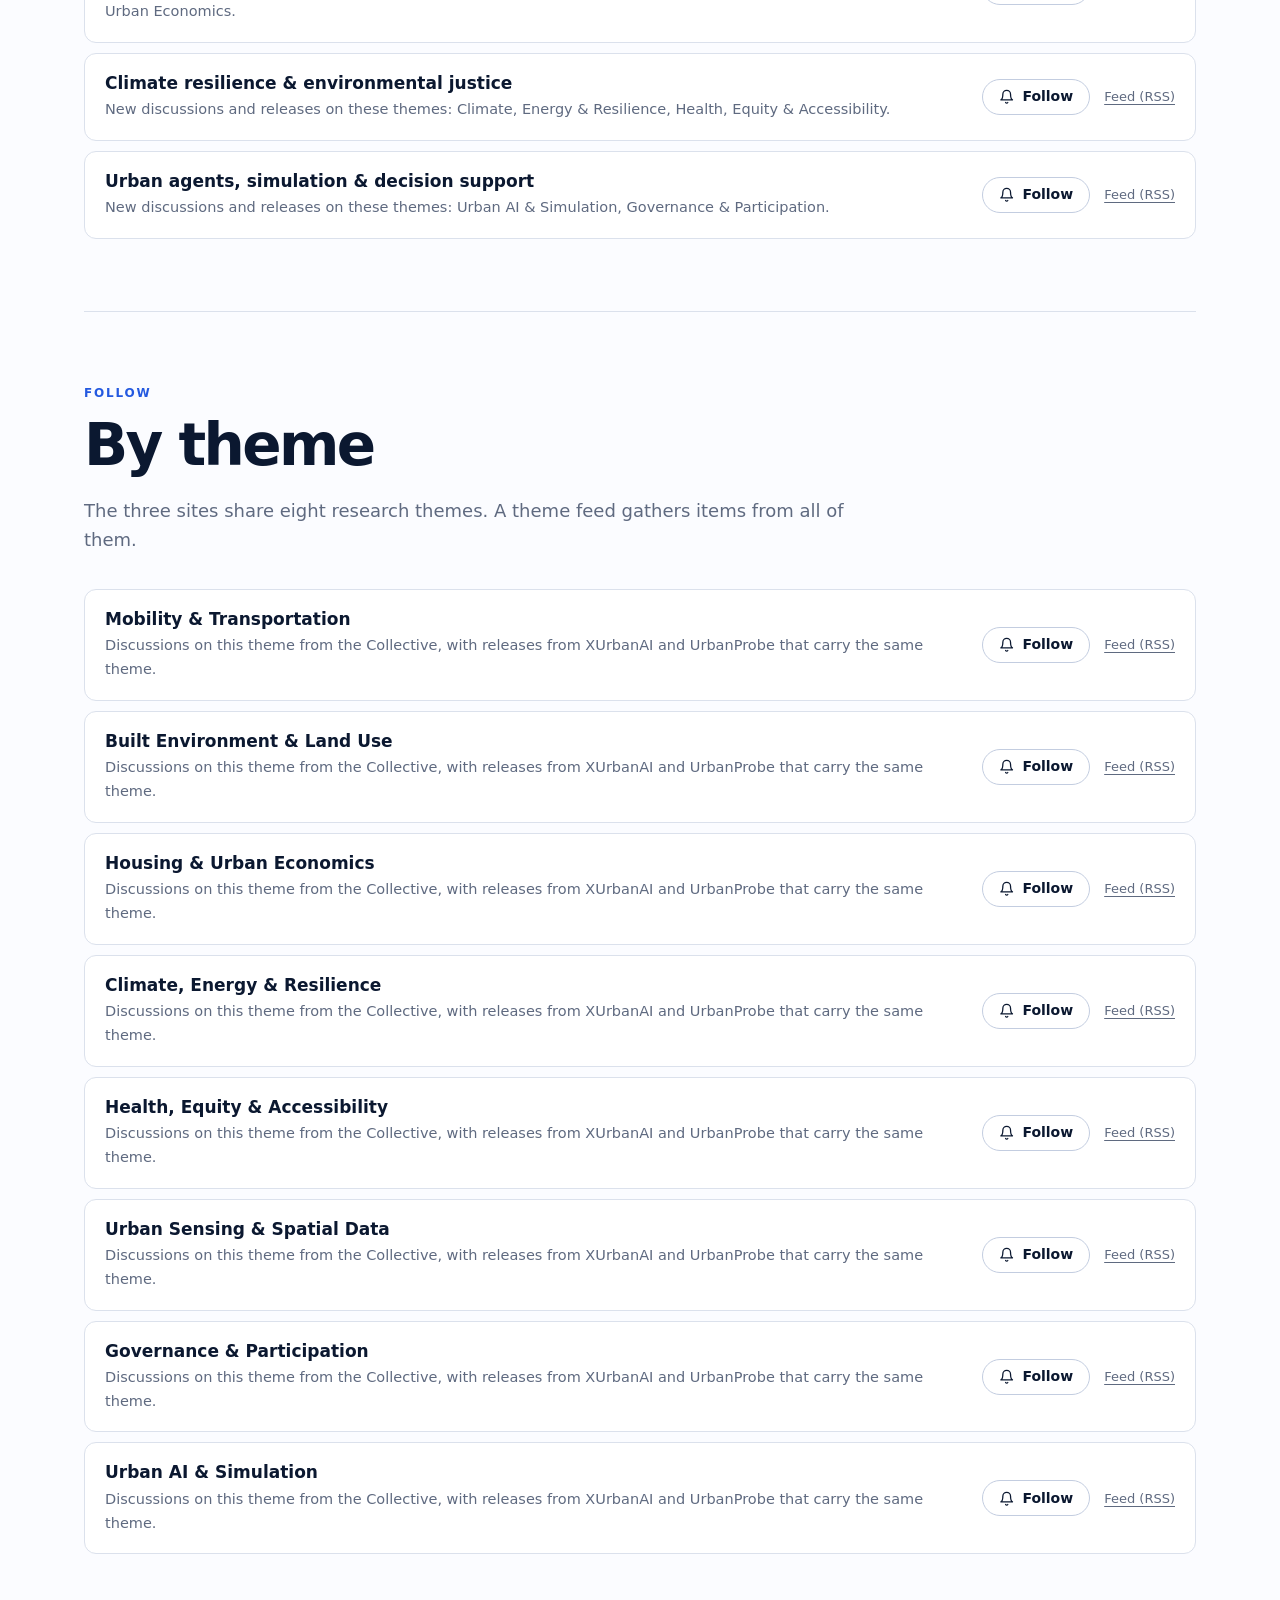
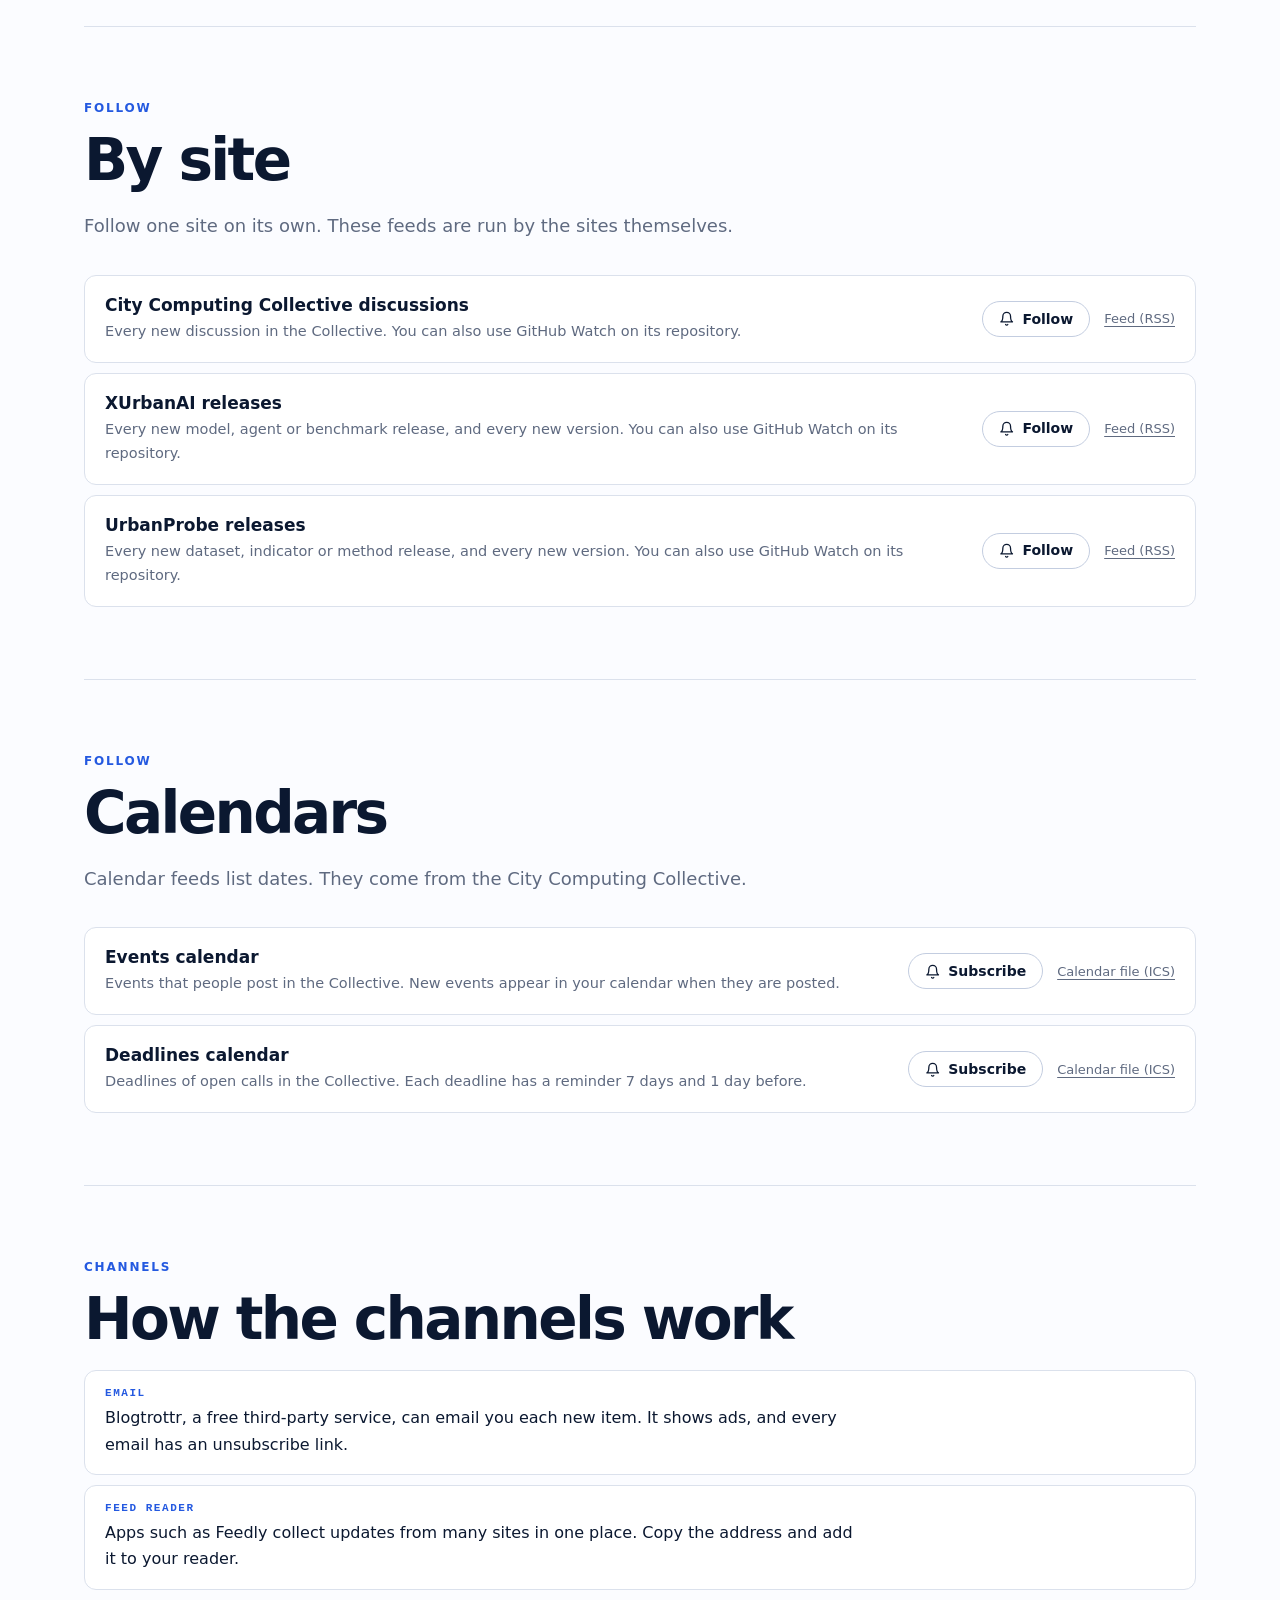
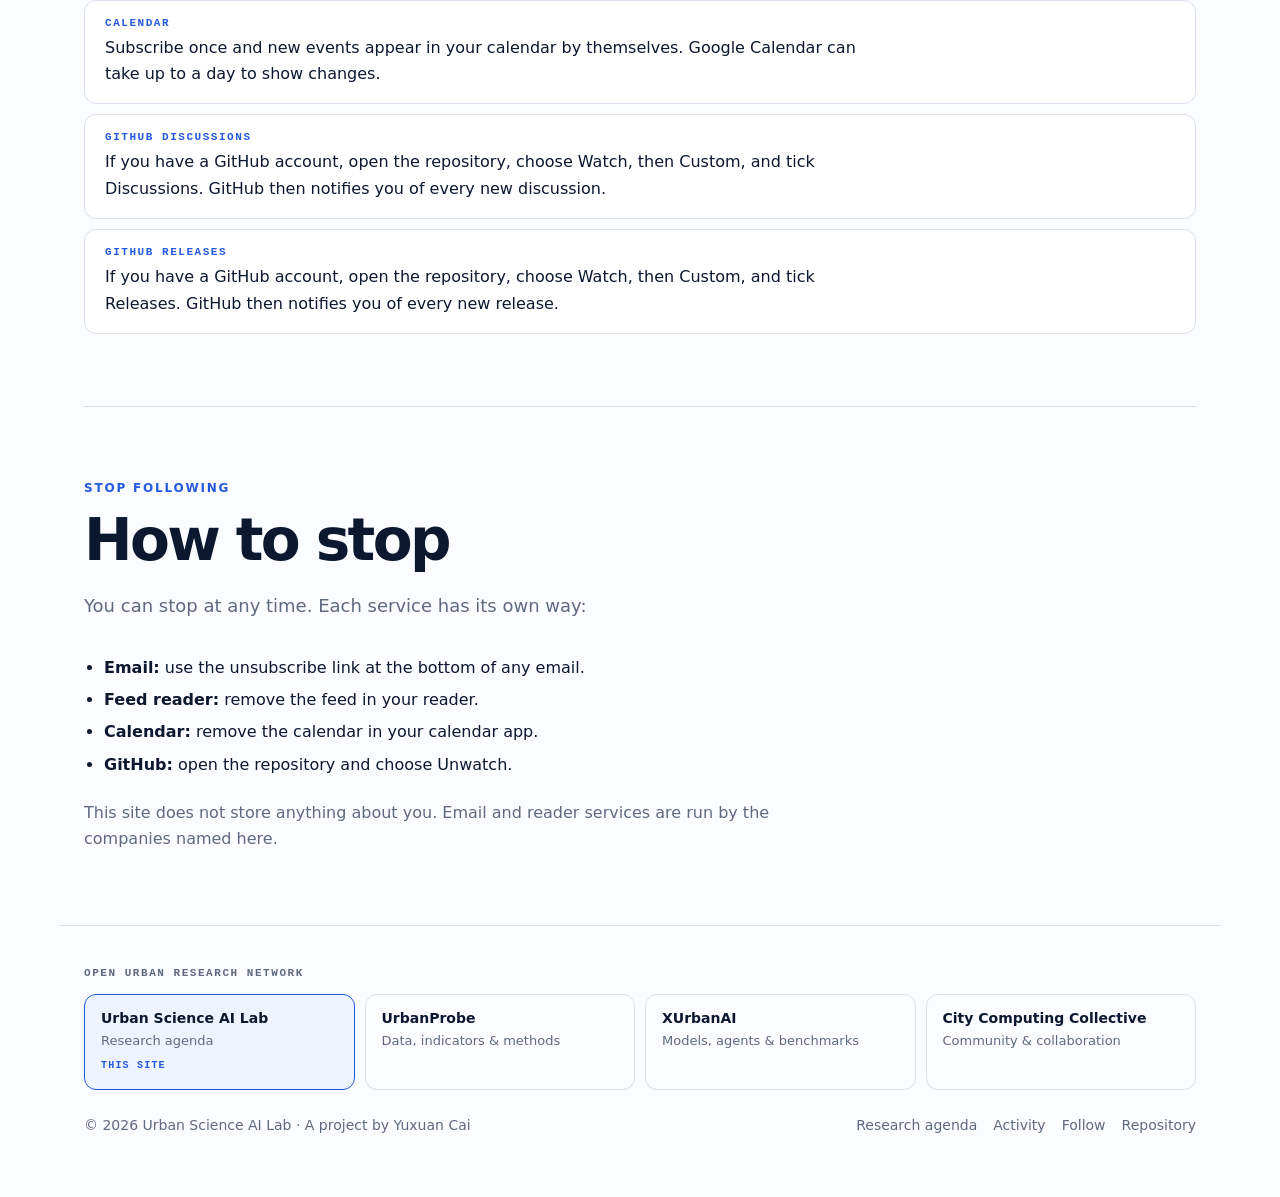
<file: follow.html>
<!doctype html>
<html lang="en">
<head>
  <meta charset="utf-8">
  <meta name="viewport" content="width=device-width,initial-scale=1">
  <title>Follow Urban Science AI Lab</title>
  <meta name="description" content="Follow the Urban Science AI Lab network: a weekly digest, research directions, themes, releases and calendars, by email, in a feed reader, in a calendar or on GitHub.">
  <link rel="canonical" href="https://urbanscience.ai/follow.html">
  <meta name="theme-color" content="#0b1830">
  <meta property="og:type" content="website">
  <meta property="og:site_name" content="Urban Science AI Lab">
  <meta property="og:title" content="Follow Urban Science AI Lab">
  <meta property="og:description" content="Choose what to follow across the network, then how you want to receive it.">
  <meta property="og:url" content="https://urbanscience.ai/follow.html">
  <meta property="og:image" content="https://urbanscience.ai/assets/og.png">
  <meta property="og:image:width" content="1200">
  <meta property="og:image:height" content="630">
  <meta property="og:image:alt" content="Urban Science AI Lab: studying cities as dynamic human systems.">
  <meta name="twitter:card" content="summary_large_image">
  <meta name="twitter:title" content="Follow Urban Science AI Lab">
  <meta name="twitter:description" content="Choose what to follow across the network, then how you want to receive it.">
  <link rel="icon" href="data:image/svg+xml,%3Csvg xmlns='http://www.w3.org/2000/svg' viewBox='0 0 64 64'%3E%3Crect width='64' height='64' rx='14' fill='%230b1830'/%3E%3Ccircle cx='32' cy='32' r='17' fill='none' stroke='%23fbfcff' stroke-width='4'/%3E%3Ccircle cx='32' cy='32' r='8' fill='%232459e0'/%3E%3C/svg%3E">
  <link rel="alternate" type="application/rss+xml" title="Urban Science AI Lab: everything in the network" href="https://urbanscience.ai/feeds/network.xml">
  <link rel="alternate" type="application/rss+xml" title="Urban Science AI Lab: weekly network digest" href="https://urbanscience.ai/feeds/digest.xml">
  <link rel="stylesheet" href="assets/follow.css">
  <link rel="stylesheet" href="assets/site.css">
  <noscript><style>[data-follow]{display:none!important}</style></noscript>
</head>
<body>
  <a class="skip" href="#main">Skip to content</a>
  <header>
    <div class="nav">
      <a class="brand" href="index.html"><span class="brand-mark" aria-hidden="true"></span>Urban Science AI Lab</a>
      <nav id="site-nav" aria-label="Primary">
        <a href="research.html">Research</a>
        <a href="activity.html">Activity</a>
        <a href="index.html#approach">Approach</a>
        <a href="index.html#platforms">Platforms</a>
        <a class="cta" href="index.html#contact">Work with us</a>
      </nav>
      <div class="nav-tools">
        <a class="nav-bell" href="follow.html" aria-label="Follow updates" title="Follow updates" aria-current="page"><svg class="follow-icon" viewBox="0 0 24 24" width="20" height="20" fill="none" stroke="currentColor" stroke-width="2" stroke-linecap="round" stroke-linejoin="round" aria-hidden="true" focusable="false"><path d="M6 8a6 6 0 0 1 12 0c0 7 3 9 3 9H3s3-2 3-9"/><path d="M10.3 21a1.94 1.94 0 0 0 3.4 0"/></svg></a>
        <button class="nav-toggle" type="button" aria-label="Menu" aria-expanded="false" aria-controls="site-nav"><span></span><span></span><span></span></button>
      </div>
    </div>
  </header>

  <main id="main">
    <div class="page-hero">
      <div>
        <div class="label">Follow</div>
        <h1>Choose what to follow.</h1>
        <p class="lead">Choose what you want to hear about, then how you want to receive it. Nothing here needs an account on this site.</p>
      </div>
      <aside class="note">
        <strong>What is a feed?</strong>
        <p>A feed is a web address that lists new items. Email services, feed readers and calendars check it for you and show what is new.</p>
      </aside>
    </div>

    <section id="start" aria-labelledby="start-h">
      <div class="label">Follow</div>
      <h2 id="start-h">What you can follow</h2>
      <p class="intro">Start with the weekly digest, or follow everything the three sites publish.</p>
      <ul class="fc-list">
        <li class="fc-item">
          <div class="fc-text"><h3>Weekly digest</h3><p>One summary of the week: new discussions, questions waiting for an answer, open calls, events and releases. One item a week. Weeks without activity are skipped.</p></div>
          <div class="fc-actions"><button type="button" class="follow-btn" data-follow data-follow-title="Weekly network digest" data-follow-what="One summary each week with activity across the network." data-follow-feed="feeds/digest.xml" data-follow-newsletter="true" aria-label="Follow Weekly digest"><svg class="follow-icon" viewBox="0 0 24 24" width="18" height="18" fill="none" stroke="currentColor" stroke-width="2" stroke-linecap="round" stroke-linejoin="round" aria-hidden="true" focusable="false"><path d="M6 8a6 6 0 0 1 12 0c0 7 3 9 3 9H3s3-2 3-9"/><path d="M10.3 21a1.94 1.94 0 0 0 3.4 0"/></svg><span>Follow</span></button><a class="fc-raw" href="feeds/digest.xml">Feed (RSS)</a> <a class="fc-raw" href="digest.html">Read the digests</a></div>
        </li>
        <li class="fc-item">
          <div class="fc-text"><h3>Everything in the network</h3><p>Every new discussion on the City Computing Collective and every new release on XUrbanAI and UrbanProbe. It changes whenever one of the three sites publishes something.</p></div>
          <div class="fc-actions"><button type="button" class="follow-btn" data-follow data-follow-title="Everything in the network" data-follow-what="Every new discussion and release from the three sites." data-follow-feed="feeds/network.xml" aria-label="Follow Everything in the network"><svg class="follow-icon" viewBox="0 0 24 24" width="18" height="18" fill="none" stroke="currentColor" stroke-width="2" stroke-linecap="round" stroke-linejoin="round" aria-hidden="true" focusable="false"><path d="M6 8a6 6 0 0 1 12 0c0 7 3 9 3 9H3s3-2 3-9"/><path d="M10.3 21a1.94 1.94 0 0 0 3.4 0"/></svg><span>Follow</span></button><a class="fc-raw" href="feeds/network.xml">Feed (RSS)</a></div>
        </li>
      </ul>
    </section>
    <section id="directions" aria-labelledby="directions-h">
      <div class="label">Follow</div>
      <h2 id="directions-h">By research direction</h2>
      <p class="intro">The lab works in five research directions. Each direction collects the themes listed under it.</p>
      <ul class="fc-list">
        <li class="fc-item">
          <div class="fc-text"><h3>Urban representation &amp; multimodal learning</h3><p>New discussions and releases on these themes: Urban AI &amp; Simulation, Urban Sensing &amp; Spatial Data.</p></div>
          <div class="fc-actions"><button type="button" class="follow-btn" data-follow data-follow-title="Urban representation &amp; multimodal learning" data-follow-what="New discussions and releases on the themes of this research direction." data-follow-feed="feeds/direction-representation.xml" aria-label="Follow Urban representation &amp; multimodal learning"><svg class="follow-icon" viewBox="0 0 24 24" width="18" height="18" fill="none" stroke="currentColor" stroke-width="2" stroke-linecap="round" stroke-linejoin="round" aria-hidden="true" focusable="false"><path d="M6 8a6 6 0 0 1 12 0c0 7 3 9 3 9H3s3-2 3-9"/><path d="M10.3 21a1.94 1.94 0 0 0 3.4 0"/></svg><span>Follow</span></button><a class="fc-raw" href="feeds/direction-representation.xml">Feed (RSS)</a></div>
        </li>
        <li class="fc-item">
          <div class="fc-text"><h3>Human-centered sensing &amp; perception</h3><p>New discussions and releases on these themes: Urban Sensing &amp; Spatial Data, Built Environment &amp; Land Use, Health, Equity &amp; Accessibility.</p></div>
          <div class="fc-actions"><button type="button" class="follow-btn" data-follow data-follow-title="Human-centered sensing &amp; perception" data-follow-what="New discussions and releases on the themes of this research direction." data-follow-feed="feeds/direction-perception.xml" aria-label="Follow Human-centered sensing &amp; perception"><svg class="follow-icon" viewBox="0 0 24 24" width="18" height="18" fill="none" stroke="currentColor" stroke-width="2" stroke-linecap="round" stroke-linejoin="round" aria-hidden="true" focusable="false"><path d="M6 8a6 6 0 0 1 12 0c0 7 3 9 3 9H3s3-2 3-9"/><path d="M10.3 21a1.94 1.94 0 0 0 3.4 0"/></svg><span>Follow</span></button><a class="fc-raw" href="feeds/direction-perception.xml">Feed (RSS)</a></div>
        </li>
        <li class="fc-item">
          <div class="fc-text"><h3>Mobility, accessibility &amp; inequality</h3><p>New discussions and releases on these themes: Mobility &amp; Transportation, Health, Equity &amp; Accessibility, Housing &amp; Urban Economics.</p></div>
          <div class="fc-actions"><button type="button" class="follow-btn" data-follow data-follow-title="Mobility, accessibility &amp; inequality" data-follow-what="New discussions and releases on the themes of this research direction." data-follow-feed="feeds/direction-mobility.xml" aria-label="Follow Mobility, accessibility &amp; inequality"><svg class="follow-icon" viewBox="0 0 24 24" width="18" height="18" fill="none" stroke="currentColor" stroke-width="2" stroke-linecap="round" stroke-linejoin="round" aria-hidden="true" focusable="false"><path d="M6 8a6 6 0 0 1 12 0c0 7 3 9 3 9H3s3-2 3-9"/><path d="M10.3 21a1.94 1.94 0 0 0 3.4 0"/></svg><span>Follow</span></button><a class="fc-raw" href="feeds/direction-mobility.xml">Feed (RSS)</a></div>
        </li>
        <li class="fc-item">
          <div class="fc-text"><h3>Climate resilience &amp; environmental justice</h3><p>New discussions and releases on these themes: Climate, Energy &amp; Resilience, Health, Equity &amp; Accessibility.</p></div>
          <div class="fc-actions"><button type="button" class="follow-btn" data-follow data-follow-title="Climate resilience &amp; environmental justice" data-follow-what="New discussions and releases on the themes of this research direction." data-follow-feed="feeds/direction-climate.xml" aria-label="Follow Climate resilience &amp; environmental justice"><svg class="follow-icon" viewBox="0 0 24 24" width="18" height="18" fill="none" stroke="currentColor" stroke-width="2" stroke-linecap="round" stroke-linejoin="round" aria-hidden="true" focusable="false"><path d="M6 8a6 6 0 0 1 12 0c0 7 3 9 3 9H3s3-2 3-9"/><path d="M10.3 21a1.94 1.94 0 0 0 3.4 0"/></svg><span>Follow</span></button><a class="fc-raw" href="feeds/direction-climate.xml">Feed (RSS)</a></div>
        </li>
        <li class="fc-item">
          <div class="fc-text"><h3>Urban agents, simulation &amp; decision support</h3><p>New discussions and releases on these themes: Urban AI &amp; Simulation, Governance &amp; Participation.</p></div>
          <div class="fc-actions"><button type="button" class="follow-btn" data-follow data-follow-title="Urban agents, simulation &amp; decision support" data-follow-what="New discussions and releases on the themes of this research direction." data-follow-feed="feeds/direction-agents.xml" aria-label="Follow Urban agents, simulation &amp; decision support"><svg class="follow-icon" viewBox="0 0 24 24" width="18" height="18" fill="none" stroke="currentColor" stroke-width="2" stroke-linecap="round" stroke-linejoin="round" aria-hidden="true" focusable="false"><path d="M6 8a6 6 0 0 1 12 0c0 7 3 9 3 9H3s3-2 3-9"/><path d="M10.3 21a1.94 1.94 0 0 0 3.4 0"/></svg><span>Follow</span></button><a class="fc-raw" href="feeds/direction-agents.xml">Feed (RSS)</a></div>
        </li>
      </ul>
    </section>
    <section id="themes" aria-labelledby="themes-h">
      <div class="label">Follow</div>
      <h2 id="themes-h">By theme</h2>
      <p class="intro">The three sites share eight research themes. A theme feed gathers items from all of them.</p>
      <ul class="fc-list">
        <li class="fc-item">
          <div class="fc-text"><h3>Mobility &amp; Transportation</h3><p>Discussions on this theme from the Collective, with releases from XUrbanAI and UrbanProbe that carry the same theme.</p></div>
          <div class="fc-actions"><button type="button" class="follow-btn" data-follow data-follow-title="Mobility &amp; Transportation" data-follow-what="New discussions and releases tagged with this theme, from all three sites." data-follow-feed="feeds/theme-mobility.xml" aria-label="Follow Mobility &amp; Transportation"><svg class="follow-icon" viewBox="0 0 24 24" width="18" height="18" fill="none" stroke="currentColor" stroke-width="2" stroke-linecap="round" stroke-linejoin="round" aria-hidden="true" focusable="false"><path d="M6 8a6 6 0 0 1 12 0c0 7 3 9 3 9H3s3-2 3-9"/><path d="M10.3 21a1.94 1.94 0 0 0 3.4 0"/></svg><span>Follow</span></button><a class="fc-raw" href="feeds/theme-mobility.xml">Feed (RSS)</a></div>
        </li>
        <li class="fc-item">
          <div class="fc-text"><h3>Built Environment &amp; Land Use</h3><p>Discussions on this theme from the Collective, with releases from XUrbanAI and UrbanProbe that carry the same theme.</p></div>
          <div class="fc-actions"><button type="button" class="follow-btn" data-follow data-follow-title="Built Environment &amp; Land Use" data-follow-what="New discussions and releases tagged with this theme, from all three sites." data-follow-feed="feeds/theme-built-environment.xml" aria-label="Follow Built Environment &amp; Land Use"><svg class="follow-icon" viewBox="0 0 24 24" width="18" height="18" fill="none" stroke="currentColor" stroke-width="2" stroke-linecap="round" stroke-linejoin="round" aria-hidden="true" focusable="false"><path d="M6 8a6 6 0 0 1 12 0c0 7 3 9 3 9H3s3-2 3-9"/><path d="M10.3 21a1.94 1.94 0 0 0 3.4 0"/></svg><span>Follow</span></button><a class="fc-raw" href="feeds/theme-built-environment.xml">Feed (RSS)</a></div>
        </li>
        <li class="fc-item">
          <div class="fc-text"><h3>Housing &amp; Urban Economics</h3><p>Discussions on this theme from the Collective, with releases from XUrbanAI and UrbanProbe that carry the same theme.</p></div>
          <div class="fc-actions"><button type="button" class="follow-btn" data-follow data-follow-title="Housing &amp; Urban Economics" data-follow-what="New discussions and releases tagged with this theme, from all three sites." data-follow-feed="feeds/theme-housing.xml" aria-label="Follow Housing &amp; Urban Economics"><svg class="follow-icon" viewBox="0 0 24 24" width="18" height="18" fill="none" stroke="currentColor" stroke-width="2" stroke-linecap="round" stroke-linejoin="round" aria-hidden="true" focusable="false"><path d="M6 8a6 6 0 0 1 12 0c0 7 3 9 3 9H3s3-2 3-9"/><path d="M10.3 21a1.94 1.94 0 0 0 3.4 0"/></svg><span>Follow</span></button><a class="fc-raw" href="feeds/theme-housing.xml">Feed (RSS)</a></div>
        </li>
        <li class="fc-item">
          <div class="fc-text"><h3>Climate, Energy &amp; Resilience</h3><p>Discussions on this theme from the Collective, with releases from XUrbanAI and UrbanProbe that carry the same theme.</p></div>
          <div class="fc-actions"><button type="button" class="follow-btn" data-follow data-follow-title="Climate, Energy &amp; Resilience" data-follow-what="New discussions and releases tagged with this theme, from all three sites." data-follow-feed="feeds/theme-climate.xml" aria-label="Follow Climate, Energy &amp; Resilience"><svg class="follow-icon" viewBox="0 0 24 24" width="18" height="18" fill="none" stroke="currentColor" stroke-width="2" stroke-linecap="round" stroke-linejoin="round" aria-hidden="true" focusable="false"><path d="M6 8a6 6 0 0 1 12 0c0 7 3 9 3 9H3s3-2 3-9"/><path d="M10.3 21a1.94 1.94 0 0 0 3.4 0"/></svg><span>Follow</span></button><a class="fc-raw" href="feeds/theme-climate.xml">Feed (RSS)</a></div>
        </li>
        <li class="fc-item">
          <div class="fc-text"><h3>Health, Equity &amp; Accessibility</h3><p>Discussions on this theme from the Collective, with releases from XUrbanAI and UrbanProbe that carry the same theme.</p></div>
          <div class="fc-actions"><button type="button" class="follow-btn" data-follow data-follow-title="Health, Equity &amp; Accessibility" data-follow-what="New discussions and releases tagged with this theme, from all three sites." data-follow-feed="feeds/theme-health-equity.xml" aria-label="Follow Health, Equity &amp; Accessibility"><svg class="follow-icon" viewBox="0 0 24 24" width="18" height="18" fill="none" stroke="currentColor" stroke-width="2" stroke-linecap="round" stroke-linejoin="round" aria-hidden="true" focusable="false"><path d="M6 8a6 6 0 0 1 12 0c0 7 3 9 3 9H3s3-2 3-9"/><path d="M10.3 21a1.94 1.94 0 0 0 3.4 0"/></svg><span>Follow</span></button><a class="fc-raw" href="feeds/theme-health-equity.xml">Feed (RSS)</a></div>
        </li>
        <li class="fc-item">
          <div class="fc-text"><h3>Urban Sensing &amp; Spatial Data</h3><p>Discussions on this theme from the Collective, with releases from XUrbanAI and UrbanProbe that carry the same theme.</p></div>
          <div class="fc-actions"><button type="button" class="follow-btn" data-follow data-follow-title="Urban Sensing &amp; Spatial Data" data-follow-what="New discussions and releases tagged with this theme, from all three sites." data-follow-feed="feeds/theme-sensing.xml" aria-label="Follow Urban Sensing &amp; Spatial Data"><svg class="follow-icon" viewBox="0 0 24 24" width="18" height="18" fill="none" stroke="currentColor" stroke-width="2" stroke-linecap="round" stroke-linejoin="round" aria-hidden="true" focusable="false"><path d="M6 8a6 6 0 0 1 12 0c0 7 3 9 3 9H3s3-2 3-9"/><path d="M10.3 21a1.94 1.94 0 0 0 3.4 0"/></svg><span>Follow</span></button><a class="fc-raw" href="feeds/theme-sensing.xml">Feed (RSS)</a></div>
        </li>
        <li class="fc-item">
          <div class="fc-text"><h3>Governance &amp; Participation</h3><p>Discussions on this theme from the Collective, with releases from XUrbanAI and UrbanProbe that carry the same theme.</p></div>
          <div class="fc-actions"><button type="button" class="follow-btn" data-follow data-follow-title="Governance &amp; Participation" data-follow-what="New discussions and releases tagged with this theme, from all three sites." data-follow-feed="feeds/theme-governance.xml" aria-label="Follow Governance &amp; Participation"><svg class="follow-icon" viewBox="0 0 24 24" width="18" height="18" fill="none" stroke="currentColor" stroke-width="2" stroke-linecap="round" stroke-linejoin="round" aria-hidden="true" focusable="false"><path d="M6 8a6 6 0 0 1 12 0c0 7 3 9 3 9H3s3-2 3-9"/><path d="M10.3 21a1.94 1.94 0 0 0 3.4 0"/></svg><span>Follow</span></button><a class="fc-raw" href="feeds/theme-governance.xml">Feed (RSS)</a></div>
        </li>
        <li class="fc-item">
          <div class="fc-text"><h3>Urban AI &amp; Simulation</h3><p>Discussions on this theme from the Collective, with releases from XUrbanAI and UrbanProbe that carry the same theme.</p></div>
          <div class="fc-actions"><button type="button" class="follow-btn" data-follow data-follow-title="Urban AI &amp; Simulation" data-follow-what="New discussions and releases tagged with this theme, from all three sites." data-follow-feed="feeds/theme-urban-ai.xml" aria-label="Follow Urban AI &amp; Simulation"><svg class="follow-icon" viewBox="0 0 24 24" width="18" height="18" fill="none" stroke="currentColor" stroke-width="2" stroke-linecap="round" stroke-linejoin="round" aria-hidden="true" focusable="false"><path d="M6 8a6 6 0 0 1 12 0c0 7 3 9 3 9H3s3-2 3-9"/><path d="M10.3 21a1.94 1.94 0 0 0 3.4 0"/></svg><span>Follow</span></button><a class="fc-raw" href="feeds/theme-urban-ai.xml">Feed (RSS)</a></div>
        </li>
      </ul>
    </section>
    <section id="sites" aria-labelledby="sites-h">
      <div class="label">Follow</div>
      <h2 id="sites-h">By site</h2>
      <p class="intro">Follow one site on its own. These feeds are run by the sites themselves.</p>
      <ul class="fc-list">
        <li class="fc-item">
          <div class="fc-text"><h3>City Computing Collective discussions</h3><p>Every new discussion in the Collective. You can also use GitHub Watch on its repository.</p></div>
          <div class="fc-actions"><button type="button" class="follow-btn" data-follow data-follow-title="City Computing Collective discussions" data-follow-what="Every new discussion in the Collective." data-follow-feed="https://citycomputingcollective.com/feeds/all.xml" data-follow-github="https://github.com/citycomputingcollective/citycomputingcollective.github.io/discussions" data-follow-github-kind="discussions" aria-label="Follow City Computing Collective discussions"><svg class="follow-icon" viewBox="0 0 24 24" width="18" height="18" fill="none" stroke="currentColor" stroke-width="2" stroke-linecap="round" stroke-linejoin="round" aria-hidden="true" focusable="false"><path d="M6 8a6 6 0 0 1 12 0c0 7 3 9 3 9H3s3-2 3-9"/><path d="M10.3 21a1.94 1.94 0 0 0 3.4 0"/></svg><span>Follow</span></button><a class="fc-raw" href="https://citycomputingcollective.com/feeds/all.xml">Feed (RSS)</a></div>
        </li>
        <li class="fc-item">
          <div class="fc-text"><h3>XUrbanAI releases</h3><p>Every new model, agent or benchmark release, and every new version. You can also use GitHub Watch on its repository.</p></div>
          <div class="fc-actions"><button type="button" class="follow-btn" data-follow data-follow-title="XUrbanAI releases" data-follow-what="Every new release on XUrbanAI." data-follow-feed="https://xurbanai.com/feeds/releases.xml" data-follow-github="https://github.com/Hamsterradcc/xurbanai.com" data-follow-github-kind="releases" aria-label="Follow XUrbanAI releases"><svg class="follow-icon" viewBox="0 0 24 24" width="18" height="18" fill="none" stroke="currentColor" stroke-width="2" stroke-linecap="round" stroke-linejoin="round" aria-hidden="true" focusable="false"><path d="M6 8a6 6 0 0 1 12 0c0 7 3 9 3 9H3s3-2 3-9"/><path d="M10.3 21a1.94 1.94 0 0 0 3.4 0"/></svg><span>Follow</span></button><a class="fc-raw" href="https://xurbanai.com/feeds/releases.xml">Feed (RSS)</a></div>
        </li>
        <li class="fc-item">
          <div class="fc-text"><h3>UrbanProbe releases</h3><p>Every new dataset, indicator or method release, and every new version. You can also use GitHub Watch on its repository.</p></div>
          <div class="fc-actions"><button type="button" class="follow-btn" data-follow data-follow-title="UrbanProbe releases" data-follow-what="Every new release on UrbanProbe." data-follow-feed="https://urbanprobe.com/feeds/releases.xml" data-follow-github="https://github.com/Hamsterradcc/urbanprobe.com" data-follow-github-kind="releases" aria-label="Follow UrbanProbe releases"><svg class="follow-icon" viewBox="0 0 24 24" width="18" height="18" fill="none" stroke="currentColor" stroke-width="2" stroke-linecap="round" stroke-linejoin="round" aria-hidden="true" focusable="false"><path d="M6 8a6 6 0 0 1 12 0c0 7 3 9 3 9H3s3-2 3-9"/><path d="M10.3 21a1.94 1.94 0 0 0 3.4 0"/></svg><span>Follow</span></button><a class="fc-raw" href="https://urbanprobe.com/feeds/releases.xml">Feed (RSS)</a></div>
        </li>
      </ul>
    </section>
    <section id="calendars" aria-labelledby="calendars-h">
      <div class="label">Follow</div>
      <h2 id="calendars-h">Calendars</h2>
      <p class="intro">Calendar feeds list dates. They come from the City Computing Collective.</p>
      <ul class="fc-list">
        <li class="fc-item">
          <div class="fc-text"><h3>Events calendar</h3><p>Events that people post in the Collective. New events appear in your calendar when they are posted.</p></div>
          <div class="fc-actions"><button type="button" class="follow-btn" data-follow data-follow-title="Collective events calendar" data-follow-what="Events posted in the City Computing Collective." data-follow-ics="https://citycomputingcollective.com/feeds/events.ics" data-follow-ics-name="City Computing Collective events" aria-label="Follow Events calendar"><svg class="follow-icon" viewBox="0 0 24 24" width="18" height="18" fill="none" stroke="currentColor" stroke-width="2" stroke-linecap="round" stroke-linejoin="round" aria-hidden="true" focusable="false"><path d="M6 8a6 6 0 0 1 12 0c0 7 3 9 3 9H3s3-2 3-9"/><path d="M10.3 21a1.94 1.94 0 0 0 3.4 0"/></svg><span>Subscribe</span></button><a class="fc-raw" href="https://citycomputingcollective.com/feeds/events.ics">Calendar file (ICS)</a></div>
        </li>
        <li class="fc-item">
          <div class="fc-text"><h3>Deadlines calendar</h3><p>Deadlines of open calls in the Collective. Each deadline has a reminder 7 days and 1 day before.</p></div>
          <div class="fc-actions"><button type="button" class="follow-btn" data-follow data-follow-title="Collective deadlines calendar" data-follow-what="Deadlines of open calls posted in the City Computing Collective." data-follow-ics="https://citycomputingcollective.com/feeds/deadlines.ics" data-follow-ics-name="City Computing Collective deadlines" aria-label="Follow Deadlines calendar"><svg class="follow-icon" viewBox="0 0 24 24" width="18" height="18" fill="none" stroke="currentColor" stroke-width="2" stroke-linecap="round" stroke-linejoin="round" aria-hidden="true" focusable="false"><path d="M6 8a6 6 0 0 1 12 0c0 7 3 9 3 9H3s3-2 3-9"/><path d="M10.3 21a1.94 1.94 0 0 0 3.4 0"/></svg><span>Subscribe</span></button><a class="fc-raw" href="https://citycomputingcollective.com/feeds/deadlines.ics">Calendar file (ICS)</a></div>
        </li>
      </ul>
    </section>

    <section id="channels" aria-labelledby="channels-h">
      <div class="label">Channels</div>
      <h2 id="channels-h">How the channels work</h2>
      <dl class="fc-channels">
        <div><dt>Email</dt><dd>Blogtrottr, a free third-party service, can email you each new item. It shows ads, and every email has an unsubscribe link.</dd></div>
        <div><dt>Feed reader</dt><dd>Apps such as Feedly collect updates from many sites in one place. Copy the address and add it to your reader.</dd></div>
        <div><dt>Calendar</dt><dd>Subscribe once and new events appear in your calendar by themselves. Google Calendar can take up to a day to show changes.</dd></div>
        <div><dt>GitHub discussions</dt><dd>If you have a GitHub account, open the repository, choose Watch, then Custom, and tick Discussions. GitHub then notifies you of every new discussion.</dd></div>
        <div><dt>GitHub releases</dt><dd>If you have a GitHub account, open the repository, choose Watch, then Custom, and tick Releases. GitHub then notifies you of every new release.</dd></div>
      </dl>
    </section>

    <section id="stop" aria-labelledby="stop-h">
      <div class="label">Stop following</div>
      <h2 id="stop-h">How to stop</h2>
      <p class="intro">You can stop at any time. Each service has its own way:</p>
      <ul class="fc-stop">
        <li><strong>Email:</strong> use the unsubscribe link at the bottom of any email.</li>
        <li><strong>Feed reader:</strong> remove the feed in your reader.</li>
        <li><strong>Calendar:</strong> remove the calendar in your calendar app.</li>
        <li><strong>GitHub:</strong> open the repository and choose Unwatch.</li>
      </ul>
      <p class="fc-privacy">This site does not store anything about you. Email and reader services are run by the companies named here.</p>
    </section>
  </main>

  <footer>
    <p class="network-title" id="network-title">Open urban research network</p>
    <ul class="network" aria-labelledby="network-title">
        <li><div class="here"><strong>Urban Science AI Lab</strong><span>Research agenda</span><small>This site</small></div></li>
        <li><a href="https://urbanprobe.com"><strong>UrbanProbe</strong><span>Data, indicators &amp; methods</span></a></li>
        <li><a href="https://xurbanai.com"><strong>XUrbanAI</strong><span>Models, agents &amp; benchmarks</span></a></li>
        <li><a href="https://citycomputingcollective.com"><strong>City Computing Collective</strong><span>Community &amp; collaboration</span></a></li>
    </ul>
    <div class="footer-base">
      <span>&copy; 2026 Urban Science AI Lab &middot; A project by <a href="https://yuxuancai.com">Yuxuan Cai</a></span>
      <div class="links"><a href="research.html">Research agenda</a><a href="activity.html">Activity</a><a href="follow.html">Follow</a><a href="https://github.com/Hamsterradcc/urbanscience.ai">Repository</a></div>
    </div>
  </footer>
  <script src="assets/follow.js"></script>
  <script src="assets/site.js"></script>
</body>
</html>
</file>
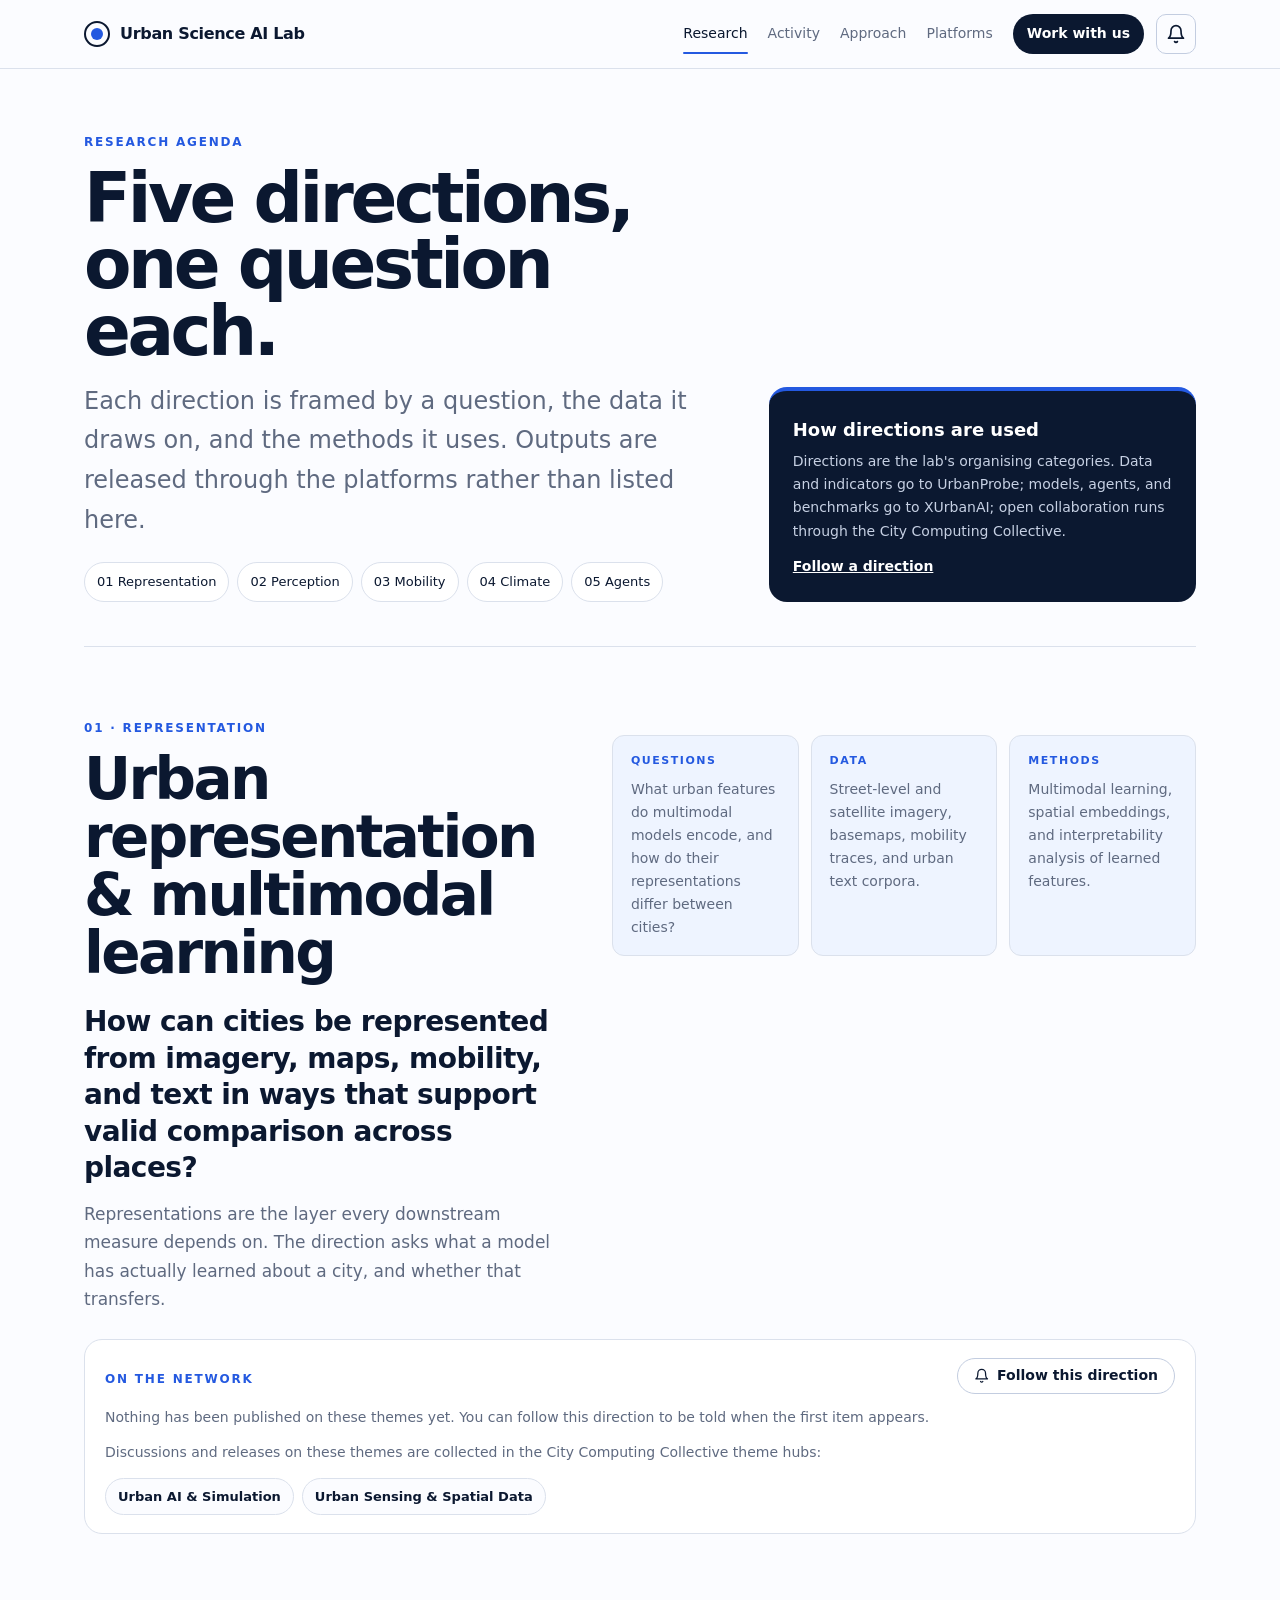
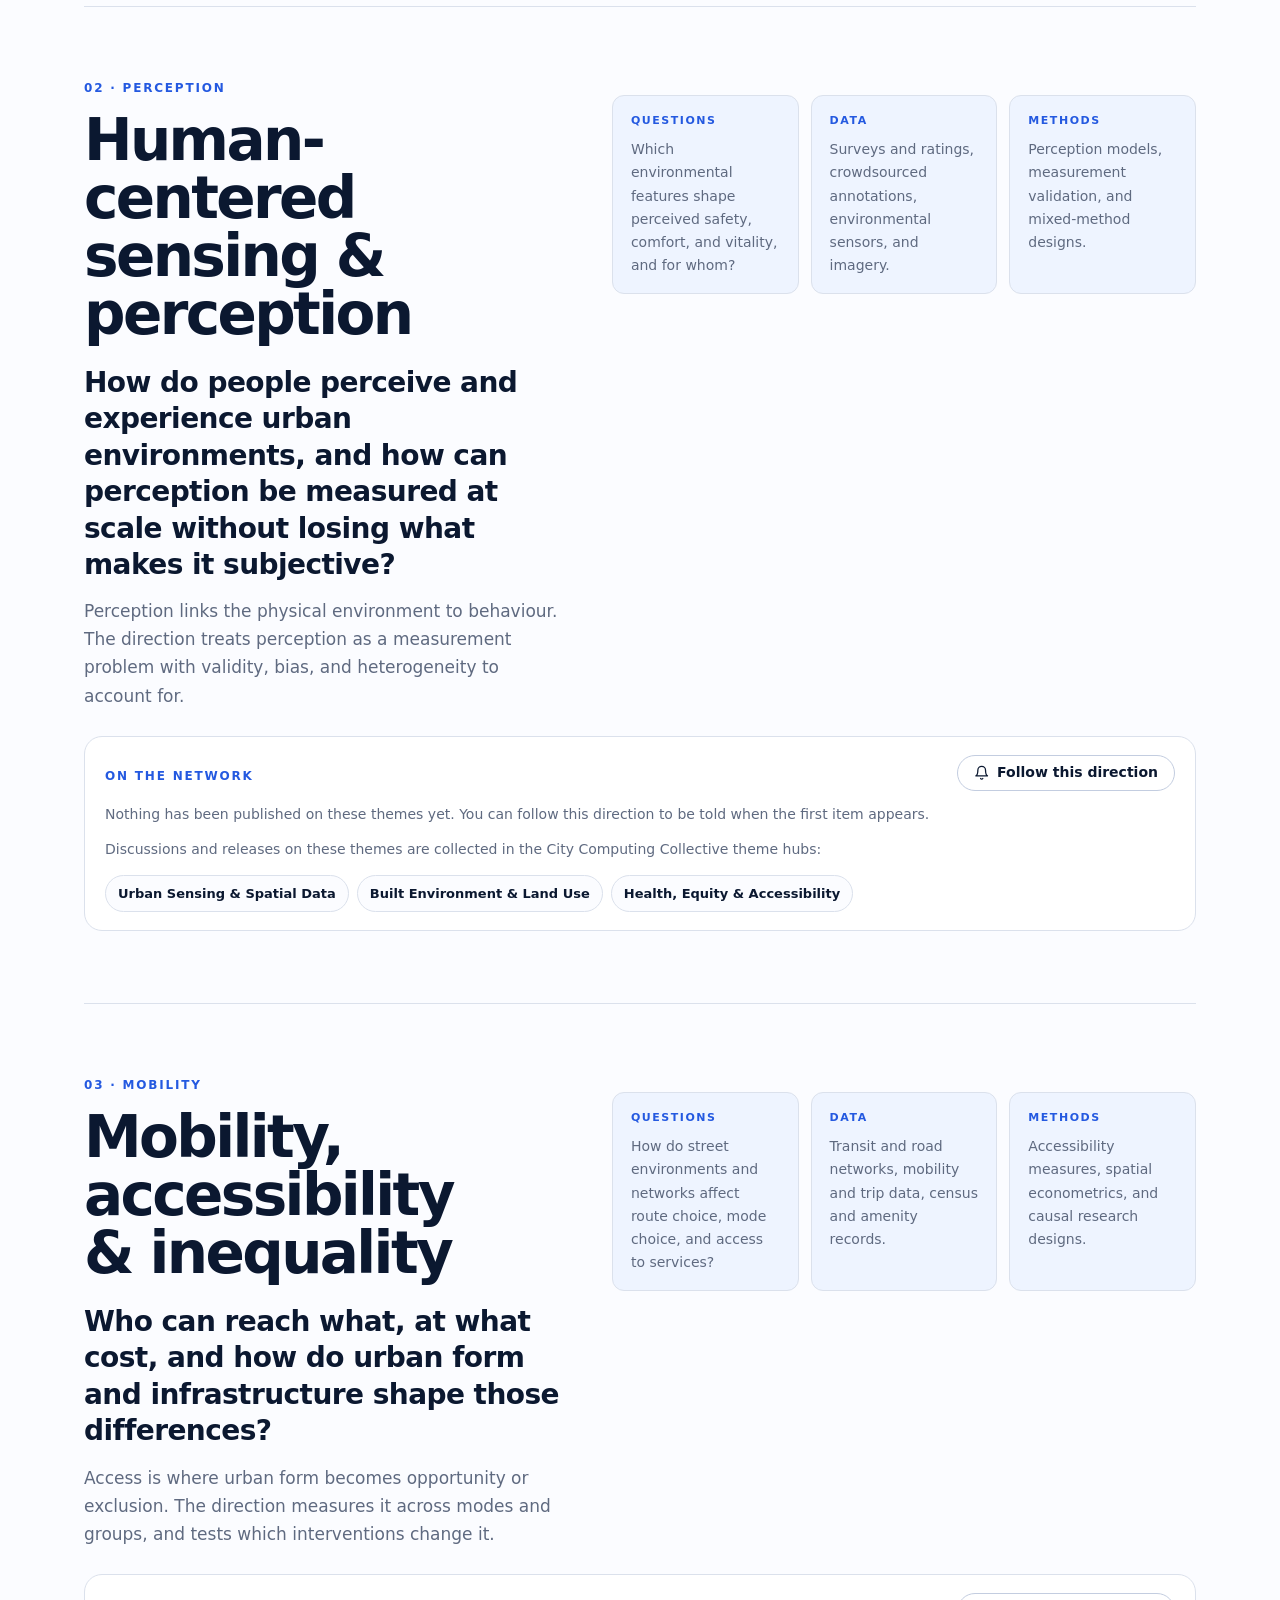
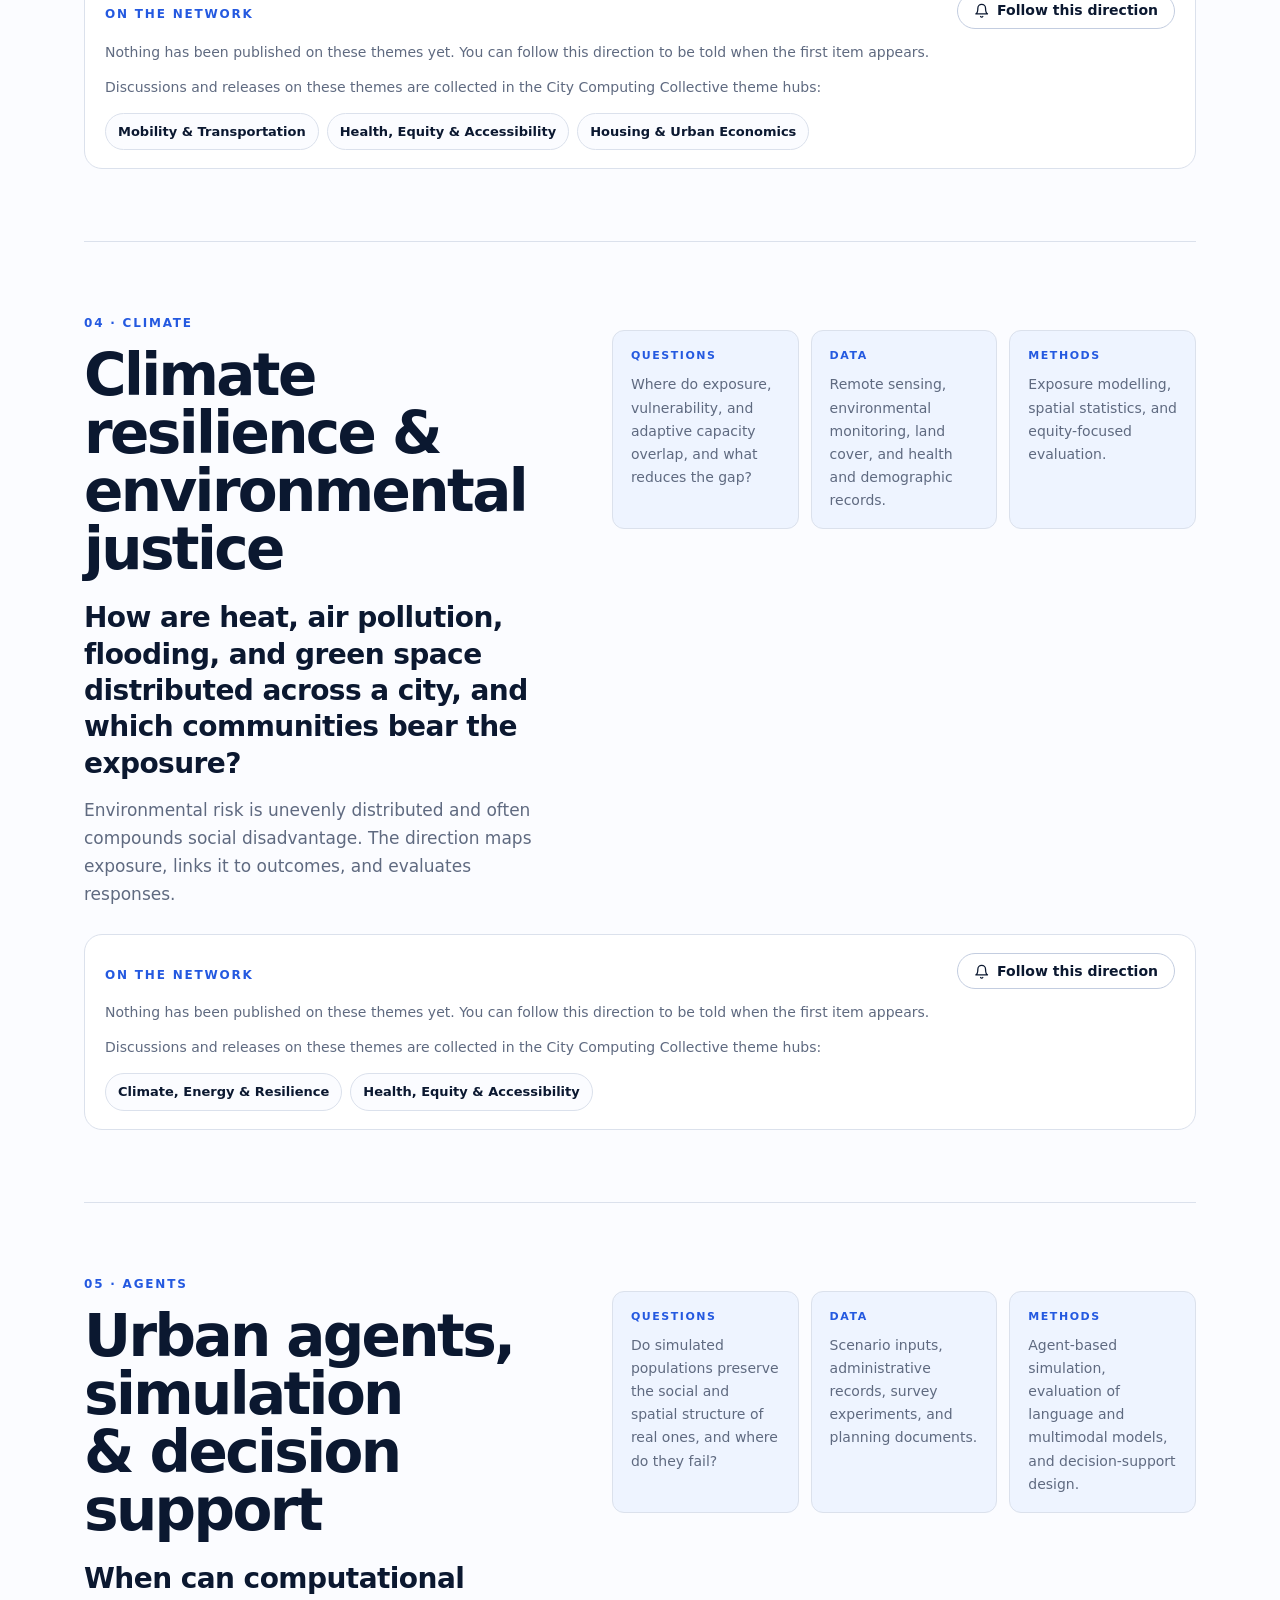
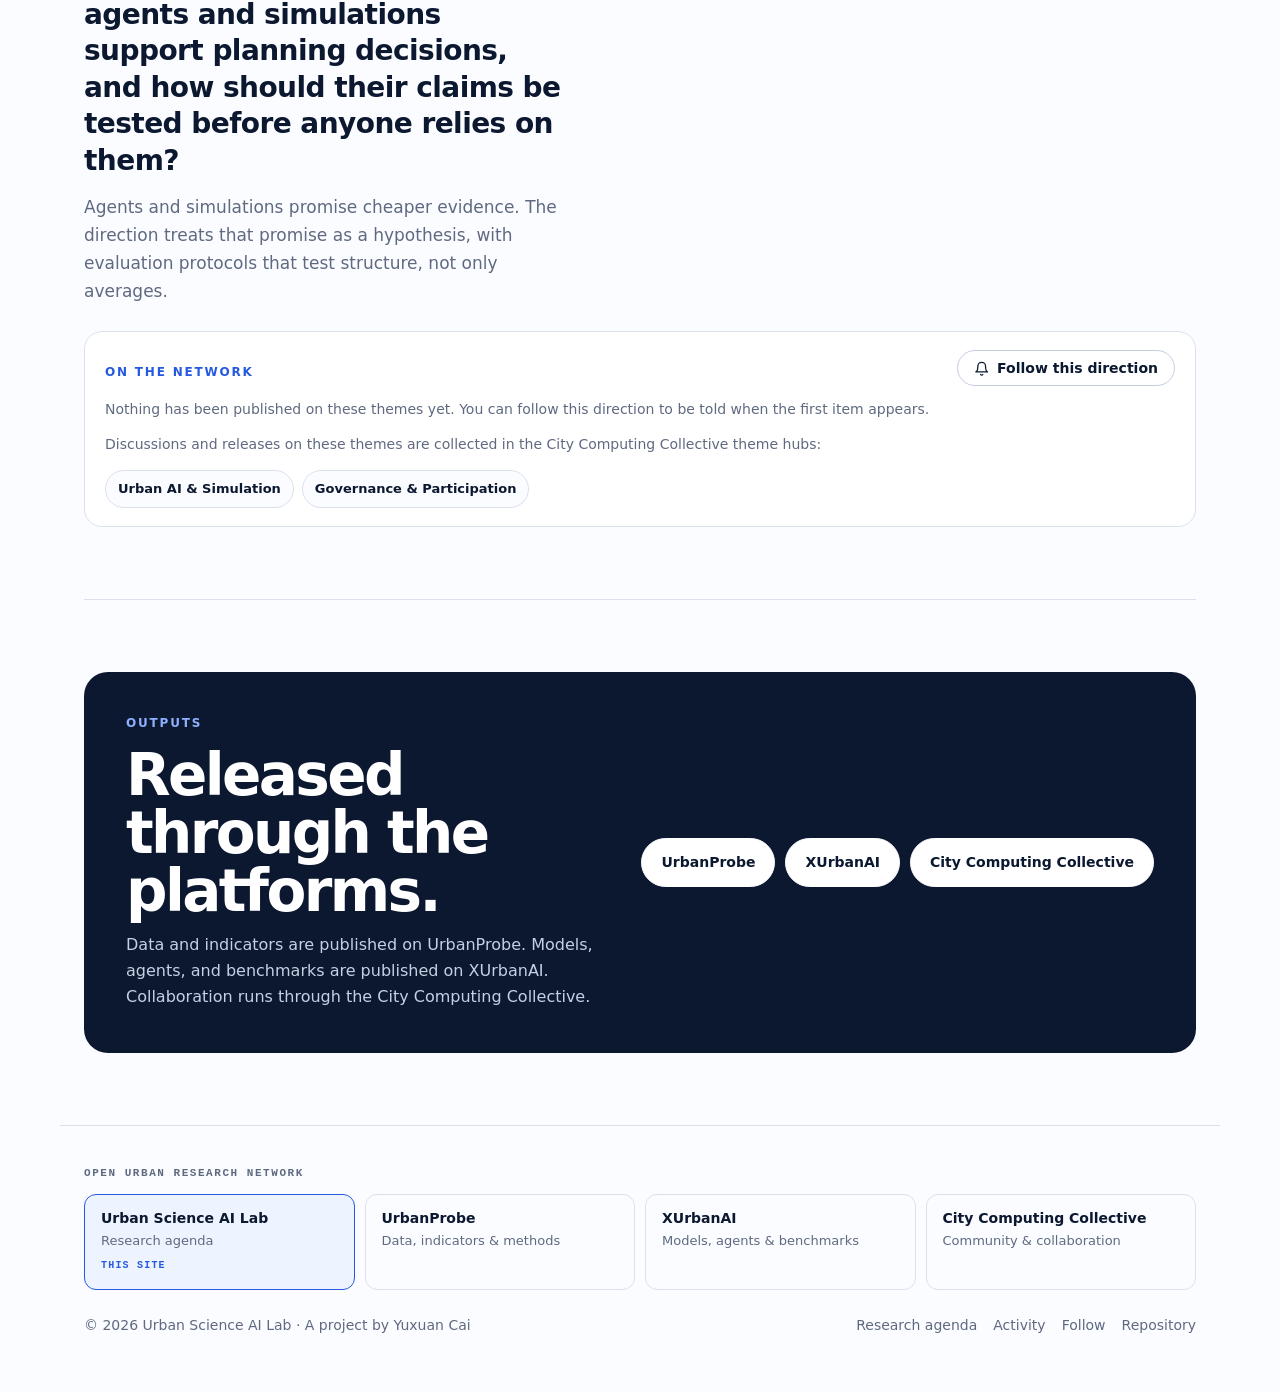
<file: research.html>
<!doctype html>
<html lang="en">
<head>
  <meta charset="utf-8">
  <meta name="viewport" content="width=device-width,initial-scale=1">
  <title>Research Agenda — Urban Science AI Lab</title>
  <meta name="description" content="The five research directions of Urban Science AI Lab: urban representation, human-centered perception, mobility and inequality, climate resilience and environmental justice, and urban agents and decision support.">
  <link rel="canonical" href="https://urbanscience.ai/research.html">
  <meta name="theme-color" content="#0b1830">
  <meta property="og:type" content="website">
  <meta property="og:site_name" content="Urban Science AI Lab">
  <meta property="og:title" content="Research Agenda — Urban Science AI Lab">
  <meta property="og:description" content="Five research directions, each framed by a question, the data it draws on, and the methods it uses.">
  <meta property="og:url" content="https://urbanscience.ai/research.html">
  <meta property="og:image" content="https://urbanscience.ai/assets/og.png">
  <meta property="og:image:width" content="1200">
  <meta property="og:image:height" content="630">
  <meta property="og:image:alt" content="Urban Science AI Lab: studying cities as dynamic human systems.">
  <meta name="twitter:card" content="summary_large_image">
  <link rel="icon" href="data:image/svg+xml,%3Csvg xmlns='http://www.w3.org/2000/svg' viewBox='0 0 64 64'%3E%3Crect width='64' height='64' rx='14' fill='%230b1830'/%3E%3Ccircle cx='32' cy='32' r='17' fill='none' stroke='%23fbfcff' stroke-width='4'/%3E%3Ccircle cx='32' cy='32' r='8' fill='%232459e0'/%3E%3C/svg%3E">
  <link rel="alternate" type="application/rss+xml" title="Urban Science AI Lab: everything in the network" href="https://urbanscience.ai/feeds/network.xml">
  <link rel="alternate" type="application/rss+xml" title="Urban Science AI Lab: weekly network digest" href="https://urbanscience.ai/feeds/digest.xml">
  <link rel="alternate" type="application/rss+xml" title="Urban Science AI Lab: Urban representation &amp; multimodal learning" href="https://urbanscience.ai/feeds/direction-representation.xml">
  <link rel="alternate" type="application/rss+xml" title="Urban Science AI Lab: Human-centered sensing &amp; perception" href="https://urbanscience.ai/feeds/direction-perception.xml">
  <link rel="alternate" type="application/rss+xml" title="Urban Science AI Lab: Mobility, accessibility &amp; inequality" href="https://urbanscience.ai/feeds/direction-mobility.xml">
  <link rel="alternate" type="application/rss+xml" title="Urban Science AI Lab: Climate resilience &amp; environmental justice" href="https://urbanscience.ai/feeds/direction-climate.xml">
  <link rel="alternate" type="application/rss+xml" title="Urban Science AI Lab: Urban agents, simulation &amp; decision support" href="https://urbanscience.ai/feeds/direction-agents.xml">
  <link rel="stylesheet" href="assets/follow.css">
  <link rel="stylesheet" href="assets/site.css">
  <noscript><style>[data-follow]{display:none!important}</style></noscript>
</head>
<body>
  <a class="skip" href="#main">Skip to content</a>
  <header>
    <div class="nav">
      <a class="brand" href="index.html"><span class="brand-mark" aria-hidden="true"></span>Urban Science AI Lab</a>
      <nav id="site-nav" aria-label="Primary">
        <a href="research.html" aria-current="page">Research</a>
        <a href="activity.html">Activity</a>
        <a href="index.html#approach">Approach</a>
        <a href="index.html#platforms">Platforms</a>
        <a class="cta" href="index.html#contact">Work with us</a>
      </nav>
      <div class="nav-tools">
        <a class="nav-bell" href="follow.html" aria-label="Follow updates" title="Follow updates"><svg class="follow-icon" viewBox="0 0 24 24" width="20" height="20" fill="none" stroke="currentColor" stroke-width="2" stroke-linecap="round" stroke-linejoin="round" aria-hidden="true" focusable="false"><path d="M6 8a6 6 0 0 1 12 0c0 7 3 9 3 9H3s3-2 3-9"/><path d="M10.3 21a1.94 1.94 0 0 0 3.4 0"/></svg></a>
        <button class="nav-toggle" type="button" aria-label="Menu" aria-expanded="false" aria-controls="site-nav"><span></span><span></span><span></span></button>
      </div>
    </div>
  </header>

  <main id="main">
    <div class="page-hero">
      <div>
        <div class="label">Research agenda</div>
        <h1>Five directions, one question each.</h1>
        <p class="lead">Each direction is framed by a question, the data it draws on, and the methods it uses. Outputs are released through the platforms rather than listed here.</p>
        <nav class="topic-nav" aria-label="Directions">
          <a href="#representation">01 Representation</a>
          <a href="#perception">02 Perception</a>
          <a href="#mobility">03 Mobility</a>
          <a href="#climate">04 Climate</a>
          <a href="#agents">05 Agents</a>
        </nav>
      </div>
      <aside class="note">
        <strong>How directions are used</strong>
        <p>Directions are the lab's organising categories. Data and indicators go to UrbanProbe; models, agents, and benchmarks go to XUrbanAI; open collaboration runs through the City Computing Collective.</p>
        <p class="note-link"><a href="follow.html#directions">Follow a direction</a></p>
      </aside>
    </div>

    <section id="representation">
      <div class="topic">
        <div>
          <div class="label">01 · Representation</div>
          <h2>Urban representation &amp; multimodal learning</h2>
          <p class="question">How can cities be represented from imagery, maps, mobility, and text in ways that support valid comparison across places?</p>
          <p class="lead">Representations are the layer every downstream measure depends on. The direction asks what a model has actually learned about a city, and whether that transfers.</p>
        </div>
        <dl class="facets">
          <div class="facet"><dt>Questions</dt><dd>What urban features do multimodal models encode, and how do their representations differ between cities?</dd></div>
          <div class="facet"><dt>Data</dt><dd>Street-level and satellite imagery, basemaps, mobility traces, and urban text corpora.</dd></div>
          <div class="facet"><dt>Methods</dt><dd>Multimodal learning, spatial embeddings, and interpretability analysis of learned features.</dd></div>
        </dl>
      </div>

        <div class="net-panel" data-direction="representation">
          <div class="net-head"><p class="label">On the network</p><button type="button" class="follow-btn" data-follow data-follow-title="Urban representation &amp; multimodal learning" data-follow-what="New discussions and releases on the themes of this research direction." data-follow-feed="feeds/direction-representation.xml" aria-label="Follow this direction: Urban representation &amp; multimodal learning"><svg class="follow-icon" viewBox="0 0 24 24" width="18" height="18" fill="none" stroke="currentColor" stroke-width="2" stroke-linecap="round" stroke-linejoin="round" aria-hidden="true" focusable="false"><path d="M6 8a6 6 0 0 1 12 0c0 7 3 9 3 9H3s3-2 3-9"/><path d="M10.3 21a1.94 1.94 0 0 0 3.4 0"/></svg><span>Follow this direction</span></button></div>
          <p class="net-count" data-slot="count" hidden></p>
          <ul class="net-list" data-slot="activity" hidden></ul>
          <p class="net-empty" data-slot="empty">Nothing has been published on these themes yet. You can follow this direction to be told when the first item appears. <noscript><a href="follow.html">See how to follow</a>.</noscript></p>
          <p class="net-hubs">Discussions and releases on these themes are collected in the City Computing Collective theme hubs:</p>
          <div class="hub-pills"><a class="hub-pill" href="https://citycomputingcollective.com/theme.html?t=urban-ai">Urban AI &amp; Simulation</a><a class="hub-pill" href="https://citycomputingcollective.com/theme.html?t=sensing">Urban Sensing &amp; Spatial Data</a></div>
        </div>
    </section>

    <section id="perception">
      <div class="topic">
        <div>
          <div class="label">02 · Perception</div>
          <h2>Human-centered sensing &amp; perception</h2>
          <p class="question">How do people perceive and experience urban environments, and how can perception be measured at scale without losing what makes it subjective?</p>
          <p class="lead">Perception links the physical environment to behaviour. The direction treats perception as a measurement problem with validity, bias, and heterogeneity to account for.</p>
        </div>
        <dl class="facets">
          <div class="facet"><dt>Questions</dt><dd>Which environmental features shape perceived safety, comfort, and vitality, and for whom?</dd></div>
          <div class="facet"><dt>Data</dt><dd>Surveys and ratings, crowdsourced annotations, environmental sensors, and imagery.</dd></div>
          <div class="facet"><dt>Methods</dt><dd>Perception models, measurement validation, and mixed-method designs.</dd></div>
        </dl>
      </div>

        <div class="net-panel" data-direction="perception">
          <div class="net-head"><p class="label">On the network</p><button type="button" class="follow-btn" data-follow data-follow-title="Human-centered sensing &amp; perception" data-follow-what="New discussions and releases on the themes of this research direction." data-follow-feed="feeds/direction-perception.xml" aria-label="Follow this direction: Human-centered sensing &amp; perception"><svg class="follow-icon" viewBox="0 0 24 24" width="18" height="18" fill="none" stroke="currentColor" stroke-width="2" stroke-linecap="round" stroke-linejoin="round" aria-hidden="true" focusable="false"><path d="M6 8a6 6 0 0 1 12 0c0 7 3 9 3 9H3s3-2 3-9"/><path d="M10.3 21a1.94 1.94 0 0 0 3.4 0"/></svg><span>Follow this direction</span></button></div>
          <p class="net-count" data-slot="count" hidden></p>
          <ul class="net-list" data-slot="activity" hidden></ul>
          <p class="net-empty" data-slot="empty">Nothing has been published on these themes yet. You can follow this direction to be told when the first item appears. <noscript><a href="follow.html">See how to follow</a>.</noscript></p>
          <p class="net-hubs">Discussions and releases on these themes are collected in the City Computing Collective theme hubs:</p>
          <div class="hub-pills"><a class="hub-pill" href="https://citycomputingcollective.com/theme.html?t=sensing">Urban Sensing &amp; Spatial Data</a><a class="hub-pill" href="https://citycomputingcollective.com/theme.html?t=built-environment">Built Environment &amp; Land Use</a><a class="hub-pill" href="https://citycomputingcollective.com/theme.html?t=health-equity">Health, Equity &amp; Accessibility</a></div>
        </div>
    </section>

    <section id="mobility">
      <div class="topic">
        <div>
          <div class="label">03 · Mobility</div>
          <h2>Mobility, accessibility &amp; inequality</h2>
          <p class="question">Who can reach what, at what cost, and how do urban form and infrastructure shape those differences?</p>
          <p class="lead">Access is where urban form becomes opportunity or exclusion. The direction measures it across modes and groups, and tests which interventions change it.</p>
        </div>
        <dl class="facets">
          <div class="facet"><dt>Questions</dt><dd>How do street environments and networks affect route choice, mode choice, and access to services?</dd></div>
          <div class="facet"><dt>Data</dt><dd>Transit and road networks, mobility and trip data, census and amenity records.</dd></div>
          <div class="facet"><dt>Methods</dt><dd>Accessibility measures, spatial econometrics, and causal research designs.</dd></div>
        </dl>
      </div>

        <div class="net-panel" data-direction="mobility">
          <div class="net-head"><p class="label">On the network</p><button type="button" class="follow-btn" data-follow data-follow-title="Mobility, accessibility &amp; inequality" data-follow-what="New discussions and releases on the themes of this research direction." data-follow-feed="feeds/direction-mobility.xml" aria-label="Follow this direction: Mobility, accessibility &amp; inequality"><svg class="follow-icon" viewBox="0 0 24 24" width="18" height="18" fill="none" stroke="currentColor" stroke-width="2" stroke-linecap="round" stroke-linejoin="round" aria-hidden="true" focusable="false"><path d="M6 8a6 6 0 0 1 12 0c0 7 3 9 3 9H3s3-2 3-9"/><path d="M10.3 21a1.94 1.94 0 0 0 3.4 0"/></svg><span>Follow this direction</span></button></div>
          <p class="net-count" data-slot="count" hidden></p>
          <ul class="net-list" data-slot="activity" hidden></ul>
          <p class="net-empty" data-slot="empty">Nothing has been published on these themes yet. You can follow this direction to be told when the first item appears. <noscript><a href="follow.html">See how to follow</a>.</noscript></p>
          <p class="net-hubs">Discussions and releases on these themes are collected in the City Computing Collective theme hubs:</p>
          <div class="hub-pills"><a class="hub-pill" href="https://citycomputingcollective.com/theme.html?t=mobility">Mobility &amp; Transportation</a><a class="hub-pill" href="https://citycomputingcollective.com/theme.html?t=health-equity">Health, Equity &amp; Accessibility</a><a class="hub-pill" href="https://citycomputingcollective.com/theme.html?t=housing">Housing &amp; Urban Economics</a></div>
        </div>
    </section>

    <section id="climate">
      <div class="topic">
        <div>
          <div class="label">04 · Climate</div>
          <h2>Climate resilience &amp; environmental justice</h2>
          <p class="question">How are heat, air pollution, flooding, and green space distributed across a city, and which communities bear the exposure?</p>
          <p class="lead">Environmental risk is unevenly distributed and often compounds social disadvantage. The direction maps exposure, links it to outcomes, and evaluates responses.</p>
        </div>
        <dl class="facets">
          <div class="facet"><dt>Questions</dt><dd>Where do exposure, vulnerability, and adaptive capacity overlap, and what reduces the gap?</dd></div>
          <div class="facet"><dt>Data</dt><dd>Remote sensing, environmental monitoring, land cover, and health and demographic records.</dd></div>
          <div class="facet"><dt>Methods</dt><dd>Exposure modelling, spatial statistics, and equity-focused evaluation.</dd></div>
        </dl>
      </div>

        <div class="net-panel" data-direction="climate">
          <div class="net-head"><p class="label">On the network</p><button type="button" class="follow-btn" data-follow data-follow-title="Climate resilience &amp; environmental justice" data-follow-what="New discussions and releases on the themes of this research direction." data-follow-feed="feeds/direction-climate.xml" aria-label="Follow this direction: Climate resilience &amp; environmental justice"><svg class="follow-icon" viewBox="0 0 24 24" width="18" height="18" fill="none" stroke="currentColor" stroke-width="2" stroke-linecap="round" stroke-linejoin="round" aria-hidden="true" focusable="false"><path d="M6 8a6 6 0 0 1 12 0c0 7 3 9 3 9H3s3-2 3-9"/><path d="M10.3 21a1.94 1.94 0 0 0 3.4 0"/></svg><span>Follow this direction</span></button></div>
          <p class="net-count" data-slot="count" hidden></p>
          <ul class="net-list" data-slot="activity" hidden></ul>
          <p class="net-empty" data-slot="empty">Nothing has been published on these themes yet. You can follow this direction to be told when the first item appears. <noscript><a href="follow.html">See how to follow</a>.</noscript></p>
          <p class="net-hubs">Discussions and releases on these themes are collected in the City Computing Collective theme hubs:</p>
          <div class="hub-pills"><a class="hub-pill" href="https://citycomputingcollective.com/theme.html?t=climate">Climate, Energy &amp; Resilience</a><a class="hub-pill" href="https://citycomputingcollective.com/theme.html?t=health-equity">Health, Equity &amp; Accessibility</a></div>
        </div>
    </section>

    <section id="agents">
      <div class="topic">
        <div>
          <div class="label">05 · Agents</div>
          <h2>Urban agents, simulation &amp; decision support</h2>
          <p class="question">When can computational agents and simulations support planning decisions, and how should their claims be tested before anyone relies on them?</p>
          <p class="lead">Agents and simulations promise cheaper evidence. The direction treats that promise as a hypothesis, with evaluation protocols that test structure, not only averages.</p>
        </div>
        <dl class="facets">
          <div class="facet"><dt>Questions</dt><dd>Do simulated populations preserve the social and spatial structure of real ones, and where do they fail?</dd></div>
          <div class="facet"><dt>Data</dt><dd>Scenario inputs, administrative records, survey experiments, and planning documents.</dd></div>
          <div class="facet"><dt>Methods</dt><dd>Agent-based simulation, evaluation of language and multimodal models, and decision-support design.</dd></div>
        </dl>
      </div>

        <div class="net-panel" data-direction="agents">
          <div class="net-head"><p class="label">On the network</p><button type="button" class="follow-btn" data-follow data-follow-title="Urban agents, simulation &amp; decision support" data-follow-what="New discussions and releases on the themes of this research direction." data-follow-feed="feeds/direction-agents.xml" aria-label="Follow this direction: Urban agents, simulation &amp; decision support"><svg class="follow-icon" viewBox="0 0 24 24" width="18" height="18" fill="none" stroke="currentColor" stroke-width="2" stroke-linecap="round" stroke-linejoin="round" aria-hidden="true" focusable="false"><path d="M6 8a6 6 0 0 1 12 0c0 7 3 9 3 9H3s3-2 3-9"/><path d="M10.3 21a1.94 1.94 0 0 0 3.4 0"/></svg><span>Follow this direction</span></button></div>
          <p class="net-count" data-slot="count" hidden></p>
          <ul class="net-list" data-slot="activity" hidden></ul>
          <p class="net-empty" data-slot="empty">Nothing has been published on these themes yet. You can follow this direction to be told when the first item appears. <noscript><a href="follow.html">See how to follow</a>.</noscript></p>
          <p class="net-hubs">Discussions and releases on these themes are collected in the City Computing Collective theme hubs:</p>
          <div class="hub-pills"><a class="hub-pill" href="https://citycomputingcollective.com/theme.html?t=urban-ai">Urban AI &amp; Simulation</a><a class="hub-pill" href="https://citycomputingcollective.com/theme.html?t=governance">Governance &amp; Participation</a></div>
        </div>
    </section>

    <section>
      <div class="callout">
        <div>
          <div class="label">Outputs</div>
          <h2>Released through the platforms.</h2>
          <p>Data and indicators are published on UrbanProbe. Models, agents, and benchmarks are published on XUrbanAI. Collaboration runs through the City Computing Collective.</p>
        </div>
        <div class="actions">
          <a class="button light" href="https://urbanprobe.com">UrbanProbe</a>
          <a class="button light" href="https://xurbanai.com">XUrbanAI</a>
          <a class="button light" href="https://citycomputingcollective.com">City Computing Collective</a>
        </div>
      </div>
    </section>
  </main>

  <footer>
    <p class="network-title" id="network-title">Open urban research network</p>
    <ul class="network" aria-labelledby="network-title">
        <li><div class="here"><strong>Urban Science AI Lab</strong><span>Research agenda</span><small>This site</small></div></li>
        <li><a href="https://urbanprobe.com"><strong>UrbanProbe</strong><span>Data, indicators &amp; methods</span></a></li>
        <li><a href="https://xurbanai.com"><strong>XUrbanAI</strong><span>Models, agents &amp; benchmarks</span></a></li>
        <li><a href="https://citycomputingcollective.com"><strong>City Computing Collective</strong><span>Community &amp; collaboration</span></a></li>
    </ul>
    <div class="footer-base">
      <span>&copy; 2026 Urban Science AI Lab &middot; A project by <a href="https://yuxuancai.com">Yuxuan Cai</a></span>
      <div class="links"><a href="research.html">Research agenda</a><a href="activity.html">Activity</a><a href="follow.html">Follow</a><a href="https://github.com/Hamsterradcc/urbanscience.ai">Repository</a></div>
    </div>
  </footer>
  <script src="assets/follow.js"></script>
  <script src="assets/site.js"></script>
  <script src="assets/network.js"></script>
</body>
</html>
</file>
<file: assets/follow.css>
/*
 * follow.css - styles for the shared Follow dialog and the .follow-btn trigger.
 * Identical on every site. Each site sets these custom properties on :root
 * (the dialog lives under <body>, so :root or body both work):
 *   --follow-bg  --follow-fg  --follow-muted  --follow-line  --follow-surface
 *   --follow-accent  --follow-accent-fg  --follow-radius  --follow-mono
 * Every use below has a fallback, so the component also works with none set.
 */

html.follow-open { overflow: hidden; }

/* ---------- generic trigger ---------- */
.follow-btn {
  display: inline-flex;
  align-items: center;
  justify-content: center;
  gap: .5rem;
  min-height: 2.25rem;
  padding: .45rem .9rem;
  font: inherit;
  font-weight: 600;
  line-height: 1.2;
  color: var(--follow-fg, #1a1a1a);
  background: var(--follow-surface, #f4f4f5);
  border: 1px solid var(--follow-line, #c9c9cf);
  border-radius: var(--follow-radius, 8px);
  text-decoration: none;
  cursor: pointer;
}
.follow-btn:hover { border-color: var(--follow-accent, #1d4ed8); }
.follow-btn:focus-visible { outline: 2px solid var(--follow-accent, #1d4ed8); outline-offset: 2px; }
.follow-btn svg, .follow-btn .follow-icon { flex: none; width: 1.1em; height: 1.1em; }
@media (pointer: coarse) { .follow-btn { min-height: 2.75rem; } }

/* ---------- dialog ---------- */
.follow-dialog {
  box-sizing: border-box;
  width: min(34rem, calc(100vw - 1rem));
  max-width: none;
  max-height: calc(100vh - 1rem);
  max-height: calc(100dvh - 1rem);
  margin: auto;
  padding: 0;
  overflow: auto;
  overscroll-behavior: contain;
  color: var(--follow-fg, #1a1a1a);
  background: var(--follow-bg, #ffffff);
  border: 1px solid var(--follow-line, #c9c9cf);
  border-radius: var(--follow-radius, 8px);
  box-shadow: 0 20px 50px rgba(0, 0, 0, .35);
  font: inherit;
  line-height: 1.5;
}
.follow-dialog::backdrop { background: rgba(0, 0, 0, .55); }
.follow-dialog *, .follow-dialog *::before, .follow-dialog *::after { box-sizing: border-box; }
.follow-dialog [hidden] { display: none !important; }

.follow-panel { padding: 1.25rem 1.25rem 1rem; }
@media (max-width: 480px) { .follow-panel { padding: 1rem .875rem .875rem; } }

.follow-head { display: flex; align-items: flex-start; gap: .75rem; }
.follow-head-text { flex: 1; min-width: 0; }
.follow-title { margin: 0; font-size: 1.25rem; line-height: 1.3; font-weight: 700; overflow-wrap: anywhere; color: var(--follow-fg, #1a1a1a); }
.follow-what { margin: .35rem 0 0; color: var(--follow-muted, #555560); }

.follow-close {
  flex: none;
  display: inline-flex;
  align-items: center;
  justify-content: center;
  width: 2.75rem;
  height: 2.75rem;
  margin: -.5rem -.5rem 0 0;
  padding: 0;
  color: var(--follow-fg, #1a1a1a);
  background: transparent;
  border: 0;
  border-radius: var(--follow-radius, 8px);
  cursor: pointer;
}
.follow-close:hover { background: var(--follow-surface, #f4f4f5); }
.follow-close:focus-visible, .follow-action:focus-visible, .follow-field:focus-visible,
.follow-dialog a:focus-visible { outline: 2px solid var(--follow-accent, #1d4ed8); outline-offset: 2px; }

.follow-status {
  margin: 1rem 0 0;
  padding: .65rem .8rem;
  color: var(--follow-fg, #1a1a1a);
  background: var(--follow-surface, #f4f4f5);
  border: 1px solid var(--follow-line, #c9c9cf);
  border-radius: var(--follow-radius, 8px);
}
.follow-status:empty { display: none; }

.follow-section { margin-top: 1.25rem; padding-top: 1rem; padding-bottom: 0; border-top: 1px solid var(--follow-line, #c9c9cf); }
.follow-status + .follow-section { margin-top: 1rem; }
.follow-body > .follow-section:first-child { margin-top: 1rem; }
.follow-h { margin: 0 0 .35rem; font-size: 1rem; line-height: 1.3; font-weight: 700; color: var(--follow-fg, #1a1a1a); }
.follow-text { margin: 0 0 .75rem; color: var(--follow-muted, #555560); }
.follow-small { margin: .65rem 0 0; font-size: .875rem; }
.follow-note { margin: .5rem 0 0; font-size: .875rem; color: var(--follow-muted, #555560); }
.follow-label { display: block; margin: 0 0 .35rem; font-weight: 600; }

.follow-row { display: flex; flex-wrap: wrap; gap: .5rem; }
.follow-copy { display: flex; flex-wrap: wrap; gap: .5rem; margin: 0 0 .65rem; }
.follow-row + .follow-copy { margin-top: .65rem; }

/* actions: links and buttons share one look */
.follow-action {
  display: inline-flex;
  align-items: center;
  justify-content: center;
  min-height: 2.75rem;
  padding: .5rem .9rem;
  font: inherit;
  font-weight: 600;
  line-height: 1.2;
  text-align: center;
  text-decoration: none;
  color: var(--follow-fg, #1a1a1a);
  background: var(--follow-surface, #f4f4f5);
  border: 1px solid var(--follow-line, #c9c9cf);
  border-radius: var(--follow-radius, 8px);
  cursor: pointer;
}
.follow-action:hover { border-color: var(--follow-accent, #1d4ed8); }
.follow-action.follow-primary {
  color: var(--follow-accent-fg, #ffffff);
  background: var(--follow-accent, #1d4ed8);
  border-color: var(--follow-accent, #1d4ed8);
}
.follow-action.follow-primary:hover { filter: brightness(1.1); }

.follow-field {
  flex: 1 1 12rem;
  min-width: 0;
  min-height: 2.75rem;
  padding: .5rem .7rem;
  font-family: var(--follow-mono, ui-monospace, SFMono-Regular, Menlo, Consolas, monospace);
  font-size: .875rem;
  color: var(--follow-fg, #1a1a1a);
  background: var(--follow-bg, #ffffff);
  border: 1px solid var(--follow-line, #c9c9cf);
  border-radius: var(--follow-radius, 8px);
}
.follow-field.follow-email { font-family: inherit; font-size: 1rem; }

.follow-dialog a:not(.follow-action) { color: var(--follow-accent, #1d4ed8); text-underline-offset: .15em; }
.follow-small a { display: inline-block; padding: .65rem 0; margin: -.65rem 0; }

.follow-foot { margin-top: 1.25rem; padding-top: 1rem; border-top: 1px solid var(--follow-line, #c9c9cf); }
.follow-privacy { margin: 0 0 .5rem; font-size: .875rem; color: var(--follow-muted, #555560); }
.follow-all { margin: 0; font-size: .9375rem; }
.follow-all a { display: inline-flex; align-items: center; min-height: 2.75rem; font-weight: 600; }

.follow-sr {
  position: absolute !important;
  width: 1px; height: 1px;
  margin: -1px; padding: 0;
  overflow: hidden;
  clip: rect(0 0 0 0);
  clip-path: inset(50%);
  white-space: nowrap;
  border: 0;
}

@media (max-width: 400px) {
  .follow-row > .follow-action, .follow-copy > .follow-action { flex: 1 1 100%; }
}

@media (prefers-reduced-motion: no-preference) {
  .follow-dialog[open] { animation: follow-in .16s ease-out; }
  .follow-dialog[open]::backdrop { animation: follow-fade .16s ease-out; }
  .follow-btn, .follow-action { transition: border-color .12s, background-color .12s; }
}
@keyframes follow-in { from { opacity: 0; transform: translateY(8px); } to { opacity: 1; transform: none; } }
@keyframes follow-fade { from { opacity: 0; } to { opacity: 1; } }
</file>
<file: assets/site.css>
/* Urban Science AI Lab — site stylesheet
   Order: tokens → base → header/nav → buttons → hero → page hero → sections → cards → agenda → footer → responsive */
:root{
  --navy:#0b1830;--navy-2:#15244a;--blue:#2459e0;--blue-2:#1f4fcf;--sky:#dfeaff;--sky-2:#eef4ff;
  --white:#fbfcff;--surface:#ffffff;--muted:#5f6a80;--line:#dbe1ec;--line-2:#c3cde0;
  --radius:18px;--radius-s:12px;--max:1160px;--pad:24px;
  --sans:Inter,ui-sans-serif,system-ui,-apple-system,"Segoe UI",sans-serif;
  --mono:ui-monospace,SFMono-Regular,Menlo,Consolas,monospace;
  /* follow dialog (assets/follow.css reads these) */
  --follow-bg:#ffffff;--follow-fg:var(--navy);--follow-muted:var(--muted);--follow-line:var(--line-2);--follow-surface:var(--sky-2);
  --follow-accent:var(--blue);--follow-accent-fg:#ffffff;--follow-radius:var(--radius-s);--follow-mono:var(--mono);
}
*{box-sizing:border-box}
html{scroll-behavior:smooth}
body{margin:0;color:var(--navy);background:var(--white);font:16px/1.65 var(--sans);-webkit-font-smoothing:antialiased}
a{color:inherit}
h1,h2,h3{text-wrap:balance;margin:0}
p{margin:0}
:focus-visible{outline:2px solid var(--blue);outline-offset:3px;border-radius:4px}
.skip{position:absolute;left:-999px;top:8px;z-index:50;background:var(--navy);color:#fff;padding:8px 12px;border-radius:8px;font-weight:800;text-decoration:none}
.skip:focus{left:12px}

/* header / nav */
header{position:sticky;top:0;z-index:20;background:rgba(251,252,255,.9);backdrop-filter:blur(14px);border-bottom:1px solid var(--line)}
.nav{position:relative;max-width:var(--max);margin:auto;padding:14px var(--pad);display:flex;justify-content:space-between;align-items:center;gap:20px}
.brand{display:flex;align-items:center;gap:10px;text-decoration:none;font-weight:850;letter-spacing:-.02em;white-space:nowrap}
.brand-mark{width:26px;height:26px;border-radius:50%;border:2px solid var(--navy);position:relative;flex:0 0 auto}
.brand-mark:before{content:"";position:absolute;inset:5px;border-radius:50%;background:var(--blue)}
.nav nav{display:flex;gap:20px;align-items:center}
@media(min-width:721px){.nav nav{margin-left:auto}.nav-tools{margin-left:-8px}}
.nav nav a{position:relative;display:inline-flex;align-items:center;min-height:24px;text-decoration:none;color:var(--muted);font-size:14px;white-space:nowrap}
.nav nav a:hover,.nav nav a[aria-current="page"]{color:var(--navy)}
.nav nav a[aria-current="page"]:after{content:"";position:absolute;left:0;right:0;bottom:-8px;height:2px;background:var(--blue);border-radius:2px}
.nav nav a.cta{background:var(--navy);color:#fff;padding:8px 14px;border-radius:999px;font-weight:750}
.nav nav a.cta:hover{background:var(--blue)}
.nav-toggle{display:none;background:none;border:1px solid var(--line-2);color:var(--navy);border-radius:10px;width:40px;height:40px;cursor:pointer;padding:0}
.nav-tools{display:flex;align-items:center;gap:8px}
.nav-bell{display:inline-flex;align-items:center;justify-content:center;width:40px;height:40px;border:1px solid var(--line-2);border-radius:10px;color:var(--navy);text-decoration:none}
.nav-bell:hover,.nav-bell[aria-current="page"]{border-color:var(--blue);color:var(--blue)}
@media(pointer:coarse),(max-width:720px){.nav-bell,.nav-toggle{min-width:44px;min-height:44px}}
.nav-toggle span{display:block;width:18px;height:2px;background:currentColor;margin:3px auto;transition:.2s}
.nav-toggle[aria-expanded="true"] span:nth-child(1){transform:translateY(5px) rotate(45deg)}
.nav-toggle[aria-expanded="true"] span:nth-child(2){opacity:0}
.nav-toggle[aria-expanded="true"] span:nth-child(3){transform:translateY(-5px) rotate(-45deg)}

main{max-width:var(--max);margin:auto;padding:0 var(--pad)}
.label{font-size:12px;letter-spacing:.15em;text-transform:uppercase;color:var(--blue);font-weight:850;margin-bottom:12px}
.lead{font-size:clamp(18px,2.2vw,24px);color:var(--muted);max-width:760px}
.intro{color:var(--muted);max-width:760px;margin:0 0 34px;font-size:18px}
.byline{margin-top:16px;font-size:14px;color:var(--muted)}
.byline a{color:var(--navy);font-weight:700;text-decoration:none;border-bottom:1px solid var(--line-2)}
.byline a:hover{border-color:var(--blue);color:var(--blue)}

/* buttons */
.button{display:inline-flex;align-items:center;gap:8px;background:var(--navy);color:#fff;padding:12px 19px;border-radius:999px;text-decoration:none;font-weight:750;font-size:14px;border:1px solid var(--navy);transition:.18s ease}
.button:hover{background:var(--blue);border-color:var(--blue)}
.button.ghost{background:transparent;color:var(--navy)}
.button.ghost:hover{background:var(--sky-2);color:var(--navy)}
.button.light{background:#fff;color:var(--navy);border-color:#fff}
.button.light:hover{background:var(--sky)}
.actions{display:flex;gap:10px;flex-wrap:wrap;margin-top:28px}

/* hero */
.hero{padding:92px 0 72px;display:grid;grid-template-columns:1.15fr .85fr;gap:70px;align-items:center}
.hero h1{font-size:clamp(50px,7.6vw,92px);line-height:.95;letter-spacing:-.06em;margin:6px 0 26px}
.orbit{position:relative;aspect-ratio:1;max-width:420px;margin-left:auto}
.orbit svg{width:100%;height:100%;display:block}

/* page hero (subpages) */
.page-hero{padding:64px 0 44px;display:grid;grid-template-columns:1.2fr .8fr;gap:44px;align-items:end;border-bottom:1px solid var(--line)}
.page-hero h1{font-size:clamp(40px,5.4vw,70px);line-height:.96;letter-spacing:-.05em;margin:6px 0 18px}
.note{background:var(--navy);color:#fff;border-radius:var(--radius);padding:24px;border-top:4px solid var(--blue)}
.note strong{display:block;font-size:18px;margin-bottom:6px}
.note p{color:#c6d0e3;font-size:14px}

/* sections */
section{padding:72px 0;border-top:1px solid var(--line)}
.page-hero+section{border-top:0}
section h2{font-size:clamp(34px,4.6vw,58px);line-height:1;letter-spacing:-.045em;margin:0 0 22px}
.grid{display:grid;grid-template-columns:repeat(3,1fr);gap:18px}
.grid.two{grid-template-columns:repeat(2,1fr)}
.card{position:relative;display:block;padding:28px;border:1px solid var(--line);border-radius:var(--radius);background:var(--surface);text-decoration:none;transition:.18s ease}
a.card:hover{border-color:var(--line-2);box-shadow:0 14px 40px rgba(11,24,48,.08);transform:translateY(-2px)}
.card .tag{font-size:12px;font-weight:850;color:var(--blue);letter-spacing:.08em}
.card h3{font-size:22px;line-height:1.2;margin:16px 0 10px}
.card p{color:var(--muted)}
.card .more{position:absolute;right:22px;top:24px;color:var(--blue);font-weight:900}
.split{display:grid;grid-template-columns:1fr 1fr;gap:50px;align-items:start}
.split p{font-size:20px;color:var(--muted)}

/* agenda list (index) */
.agenda{display:grid;gap:10px}
.direction{display:grid;grid-template-columns:48px 1fr auto;gap:18px;align-items:center;padding:18px 20px;border:1px solid var(--line);border-radius:var(--radius-s);background:var(--surface);text-decoration:none;transition:.18s}
.direction:hover{border-color:var(--line-2);background:var(--sky-2)}
.direction .num{font:700 12px var(--mono);color:var(--blue)}
.direction strong{display:block;font-size:17px;font-weight:720}
.direction span{color:var(--muted);font-size:14px}
.direction .more{color:var(--blue);font-weight:900}

/* research page */
.topic{display:grid;grid-template-columns:.9fr 1.1fr;gap:50px;align-items:start}
.topic .question{font-size:clamp(22px,2.4vw,28px);line-height:1.3;letter-spacing:-.02em;font-weight:650;margin:0 0 14px}
.topic .lead{font-size:17px}
.facets{display:grid;grid-template-columns:repeat(3,1fr);gap:12px}
.facet{background:var(--sky-2);border:1px solid var(--line);border-radius:var(--radius-s);padding:16px 18px}
.facet dt{font-size:11px;letter-spacing:.14em;text-transform:uppercase;color:var(--blue);font-weight:850;margin-bottom:8px}
.facet dd{margin:0;color:var(--muted);font-size:14px}
.topic-nav{display:flex;gap:8px;flex-wrap:wrap;margin-top:22px}
.topic-nav a{text-decoration:none;font-size:13px;padding:8px 12px;border:1px solid var(--line);border-radius:999px;background:var(--surface);color:var(--navy)}
.topic-nav a:hover{border-color:var(--blue);color:var(--blue)}

/* callout / contact */
.callout{background:var(--navy);color:#fff;padding:42px;border-radius:24px;display:grid;grid-template-columns:1fr auto;gap:24px;align-items:center}
.callout .label{color:#8eb0ff}
.callout h2{margin:0}
.callout p{color:#c6d0e3;margin:12px 0 0;max-width:640px}
.callout .actions{margin-top:0}

/* network panels, counts, and the collaboration router */
[hidden]{display:none!important}
.net-panel{grid-column:1/-1;margin-top:26px;border:1px solid var(--line);border-radius:var(--radius);background:var(--surface);padding:18px 20px}
.net-head{display:flex;justify-content:space-between;align-items:baseline;gap:12px;flex-wrap:wrap}
.net-head .label{margin:0}
.net-count{font:600 12px var(--mono);color:var(--muted)}
.net-list{list-style:none;margin:12px 0 0;padding:0;display:grid;gap:2px}
.net-list a{display:grid;gap:2px;padding:10px 12px;margin:0 -12px;border-radius:10px;text-decoration:none;color:var(--navy);font-weight:650}
.net-list a:hover{background:var(--sky-2)}
.net-list span{font:700 10px/1 var(--mono);letter-spacing:.1em;text-transform:uppercase;color:var(--blue)}
.hub-pills{display:flex;gap:8px;flex-wrap:wrap;margin-top:14px}
.hub-pill{font-size:13px;font-weight:650;padding:7px 12px;border-radius:999px;border:1px solid var(--line);background:var(--white);text-decoration:none;color:var(--navy)}
.hub-pill:hover{border-color:var(--blue);color:var(--blue)}
.net-stats{margin:-28px 0 56px}
.net-stat-row{display:grid;grid-template-columns:repeat(auto-fit,minmax(160px,1fr));gap:10px}
.net-stat{display:block;border:1px solid var(--line);border-radius:var(--radius-s);background:var(--surface);padding:16px 18px;text-decoration:none;color:var(--navy);transition:.15s}
.net-stat:hover{border-color:var(--blue)}
.net-stat strong{display:block;font-size:28px;line-height:1;letter-spacing:-.04em}
.net-stat span{display:block;margin-top:6px;font-size:13px;color:var(--muted)}
.router{display:grid;grid-template-columns:repeat(3,1fr);gap:14px}
.route{display:flex;flex-direction:column;gap:8px;padding:22px;border:1px solid var(--line);border-radius:var(--radius);background:var(--surface);text-decoration:none;color:var(--navy);transition:.18s ease}
.route:hover{border-color:var(--blue);box-shadow:0 14px 40px rgba(11,24,48,.08);transform:translateY(-2px)}
.route strong{font-size:19px;line-height:1.25;letter-spacing:-.01em}
.route>span{font-size:14.5px;color:var(--muted)}
.route .route-kind{font:700 10.5px/1 var(--mono);letter-spacing:.12em;text-transform:uppercase;color:var(--blue)}
.route .route-go{margin-top:auto;padding-top:6px;font-size:13.5px;font-weight:750;color:var(--blue)}
.route:first-child{justify-content:flex-start;background:var(--navy);color:#fff;border-color:var(--navy)}
.route:first-child>span{color:#c6d0e3}
.route:first-child .route-kind,.route:first-child .route-go{color:#8eb0ff}
@media(max-width:900px){.router{grid-template-columns:1fr 1fr}}
@media(max-width:560px){.router{grid-template-columns:1fr}}

/* follow button, empty states, shared helpers */
.sr-only{position:absolute;width:1px;height:1px;margin:-1px;padding:0;overflow:hidden;clip:rect(0 0 0 0);white-space:nowrap;border:0}
.follow-btn{font-size:14px;font-weight:750;border-radius:999px;padding:.5rem 1rem;background:var(--surface);border-color:var(--line-2);color:var(--navy)}
.follow-btn:hover{border-color:var(--blue);color:var(--blue);background:var(--sky-2)}
.empty-state{display:flex;justify-content:space-between;align-items:center;gap:16px 24px;flex-wrap:wrap;padding:22px 24px;border:1px dashed var(--line-2);border-radius:var(--radius);background:var(--surface)}
.empty-state strong{display:block;font-size:18px;letter-spacing:-.01em}
.empty-state p{color:var(--muted);margin-top:4px}
.net-follow{display:flex;gap:16px;align-items:center;flex-wrap:wrap;margin-top:14px;font-size:14px}
.net-follow a{display:inline-flex;align-items:center;min-height:24px;color:var(--navy);font-weight:700}
.net-head .follow-btn{min-height:2.25rem}
.net-count{display:flex;flex-wrap:wrap;align-items:center;gap:2px 8px;font:600 12px var(--mono);color:var(--muted);margin:12px 0 0}
.net-count a{display:inline-flex;align-items:center;min-height:24px;color:var(--navy);font-weight:700}
.net-empty,.net-hubs{margin-top:12px;font-size:14px;color:var(--muted)}
.note-link{margin-top:12px}
.note-link a{color:#fff;font-weight:700;font-size:14px}
@media(pointer:coarse){.follow-btn{min-height:2.75rem}.chip{min-height:44px}}

/* subscription centre (follow.html) */
.fc-list{list-style:none;margin:0;padding:0;display:grid;gap:10px}
.fc-item{display:flex;justify-content:space-between;align-items:center;gap:16px 24px;flex-wrap:wrap;padding:18px 20px;border:1px solid var(--line);border-radius:var(--radius-s);background:var(--surface)}
.fc-text{flex:1 1 320px;min-width:0}
.fc-text h3{font-size:17px;font-weight:720;line-height:1.3}
.fc-text p{margin-top:4px;font-size:14.5px;color:var(--muted)}
.fc-actions{display:flex;align-items:center;gap:8px 14px;flex-wrap:wrap}
.fc-raw{font-size:13px;color:var(--muted);text-underline-offset:3px;min-height:24px;display:inline-flex;align-items:center}
.fc-raw:hover{color:var(--blue)}
.fc-channels{display:grid;gap:10px;margin:0}
.fc-channels>div{padding:16px 20px;border:1px solid var(--line);border-radius:var(--radius-s);background:var(--surface)}
.fc-channels dt{font:700 11px var(--mono);letter-spacing:.14em;text-transform:uppercase;color:var(--blue);margin-bottom:6px}
.fc-channels dd{margin:0;color:var(--navy);max-width:760px}
.fc-stop{margin:0 0 22px;padding-left:20px;max-width:760px;display:grid;gap:6px}
.fc-privacy{color:var(--muted);max-width:760px}

/* activity page */
.chips{display:flex;gap:8px;flex-wrap:wrap;margin:0 0 12px}
.chip{font:inherit;font-size:13px;font-weight:650;padding:6px 12px;min-height:32px;border-radius:999px;border:1px solid var(--line-2);background:var(--surface);color:var(--navy);cursor:pointer}
.chip:hover{border-color:var(--blue);color:var(--blue)}
.chip[aria-pressed="true"]{background:var(--navy);border-color:var(--navy);color:#fff}
.act-direction{margin:0 0 12px;font-size:14px;color:var(--muted)}
.act-direction strong{color:var(--navy)}
.act-bar{display:flex;justify-content:space-between;align-items:center;gap:12px;flex-wrap:wrap;margin:18px 0 12px}
.act-count{font:600 13px var(--mono);color:var(--muted)}
.act-list{list-style:none;margin:0;padding:0;display:grid;gap:10px}
.act-item{padding:16px 20px;border:1px solid var(--line);border-radius:var(--radius-s);background:var(--surface)}
.act-meta{display:flex;gap:6px 12px;flex-wrap:wrap;align-items:center;font:700 11px/1.4 var(--mono);letter-spacing:.08em;text-transform:uppercase;color:var(--muted)}
.act-src{padding:2px 8px;border-radius:999px;border:1px solid var(--blue);color:var(--blue)}
.act-src-xurbanai{border-color:var(--navy);color:var(--navy)}
.act-src-urbanprobe{border-color:var(--muted);color:var(--muted)}
.act-new{padding:2px 8px;border-radius:999px;background:var(--blue);color:#fff}
.act-title{display:inline-flex;align-items:center;min-height:24px;margin-top:8px;font-size:18px;font-weight:700;line-height:1.3;text-decoration:none;color:var(--navy)}
.act-title:hover{color:var(--blue);text-decoration:underline}
.act-sum{margin-top:4px;font-size:14.5px;color:var(--muted)}
.act-themes{list-style:none;margin:10px 0 0;padding:0;display:flex;gap:6px;flex-wrap:wrap}
.act-themes li{font-size:12.5px;padding:3px 10px;border-radius:999px;background:var(--sky-2);border:1px solid var(--line);color:var(--navy)}

/* digest page */
.dg-layout{display:grid;grid-template-columns:minmax(0,1fr) 260px;gap:40px;align-items:start}
.dg-head h2{font-size:clamp(28px,3.6vw,40px);margin:0 0 8px}
.dg-head p{color:var(--muted)}
.dg-sec{padding:24px 0 0;border:0}
.dg-sec h3{font-size:20px;margin:0 0 6px;letter-spacing:-.01em}
.dg-sec h4{font-size:13px;font-family:var(--mono);letter-spacing:.08em;text-transform:uppercase;color:var(--blue);margin:14px 0 4px}
.dg-list{margin:0;padding-left:20px;display:grid;gap:6px}
.dg-list a{color:var(--navy);font-weight:650}
.dg-date{display:block;font-size:13px;color:var(--muted)}
.dg-archive{padding:18px 20px;border:1px solid var(--line);border-radius:var(--radius-s);background:var(--surface)}
.dg-archive h3{font-size:16px;margin:0 0 8px}
.dg-archive p{font-size:14px;color:var(--muted);margin-bottom:8px}
.dg-archive ul{list-style:none;margin:0;padding:0;display:grid;gap:2px}
.dg-archive a{display:block;padding:8px 10px;margin:0 -10px;border-radius:8px;text-decoration:none;font:700 13px var(--mono);color:var(--navy)}
.dg-archive a span{display:block;font:400 12px var(--sans);color:var(--muted)}
.dg-archive a:hover,.dg-archive a[aria-current="page"]{background:var(--sky-2)}
@media(max-width:900px){.dg-layout{grid-template-columns:1fr;gap:24px}}

/* footer: the sibling-site network, then the base line */
footer{position:relative;z-index:1;max-width:var(--max);margin:auto;padding:40px var(--pad) 54px;color:var(--muted);font-size:14px;border-top:1px solid var(--line)}
footer a{text-decoration:none}
footer a:hover{color:var(--navy)}
.network-title{font:800 11px/1.3 var(--mono);letter-spacing:.14em;text-transform:uppercase;margin:0 0 14px}
.network{list-style:none;margin:0;padding:0;display:grid;grid-template-columns:repeat(4,1fr);gap:10px}
.network a,.network .here{display:block;height:100%;padding:14px 16px;border:1px solid var(--line);border-radius:12px;transition:.18s ease}
.network a:hover{border-color:var(--line-2);background:var(--sky-2);color:inherit}
.network strong{display:block;color:var(--navy);font-size:14px;line-height:1.3}
.network span{display:block;font-size:13px;margin-top:3px}
.network .here{border-color:var(--blue);background:var(--sky-2)}
.network .here small{display:inline-block;margin-top:8px;font:700 10px/1 var(--mono);letter-spacing:.12em;text-transform:uppercase;color:var(--blue)}
.footer-base{display:flex;justify-content:space-between;gap:12px 20px;flex-wrap:wrap;margin-top:24px}
.links{display:flex;gap:4px 16px;flex-wrap:wrap}
.links a{display:inline-flex;align-items:center;min-height:24px}
@media(max-width:900px){.network{grid-template-columns:repeat(2,1fr)}}
@media(max-width:520px){.network{grid-template-columns:1fr}}

/* responsive */
@media(max-width:900px){
  .hero{grid-template-columns:1fr;padding-top:60px;gap:40px}
  .orbit{max-width:320px;margin:0}
  .page-hero,.split,.topic{grid-template-columns:1fr;gap:24px}
  .page-hero{padding-top:44px}
  .grid,.grid.two{grid-template-columns:1fr}
  .facets{grid-template-columns:1fr}
}
@media(max-width:720px){
  .nav{padding:12px 16px}
  .nav-toggle{display:block}
  .nav nav{display:none;position:absolute;left:0;right:0;top:100%;flex-direction:column;align-items:stretch;gap:0;background:var(--white);border-bottom:1px solid var(--line);padding:6px 16px 14px}
  .nav nav.open{display:flex}
  .nav nav a{padding:12px 4px;border-bottom:1px solid var(--line);font-size:15px}
  .nav nav a[aria-current="page"]:after{display:none}
  .nav nav a.cta{margin-top:10px;justify-content:center;display:inline-flex;border-bottom:1px solid var(--navy)}
  main{padding:0 16px}
  .hero h1{font-size:clamp(42px,13vw,60px)}
  section{padding:52px 0}
  .direction{grid-template-columns:36px 1fr auto;gap:12px;padding:16px}
  .callout{grid-template-columns:1fr;padding:30px}
  footer{flex-direction:column;padding-left:16px;padding-right:16px}
}
@media(prefers-reduced-motion:reduce){*{animation:none!important;transition:none!important}html{scroll-behavior:auto}}
@media(min-width:721px) and (max-width:820px){.nav nav{gap:12px}.nav{gap:12px}}
/* very narrow phones (320 px): the brand, the bell and the menu button must fit on one line */
@media(max-width:360px){.nav{gap:8px}.brand{min-width:0;gap:8px;font-size:14px}.nav-tools{gap:4px;flex:0 0 auto}}
</file>
